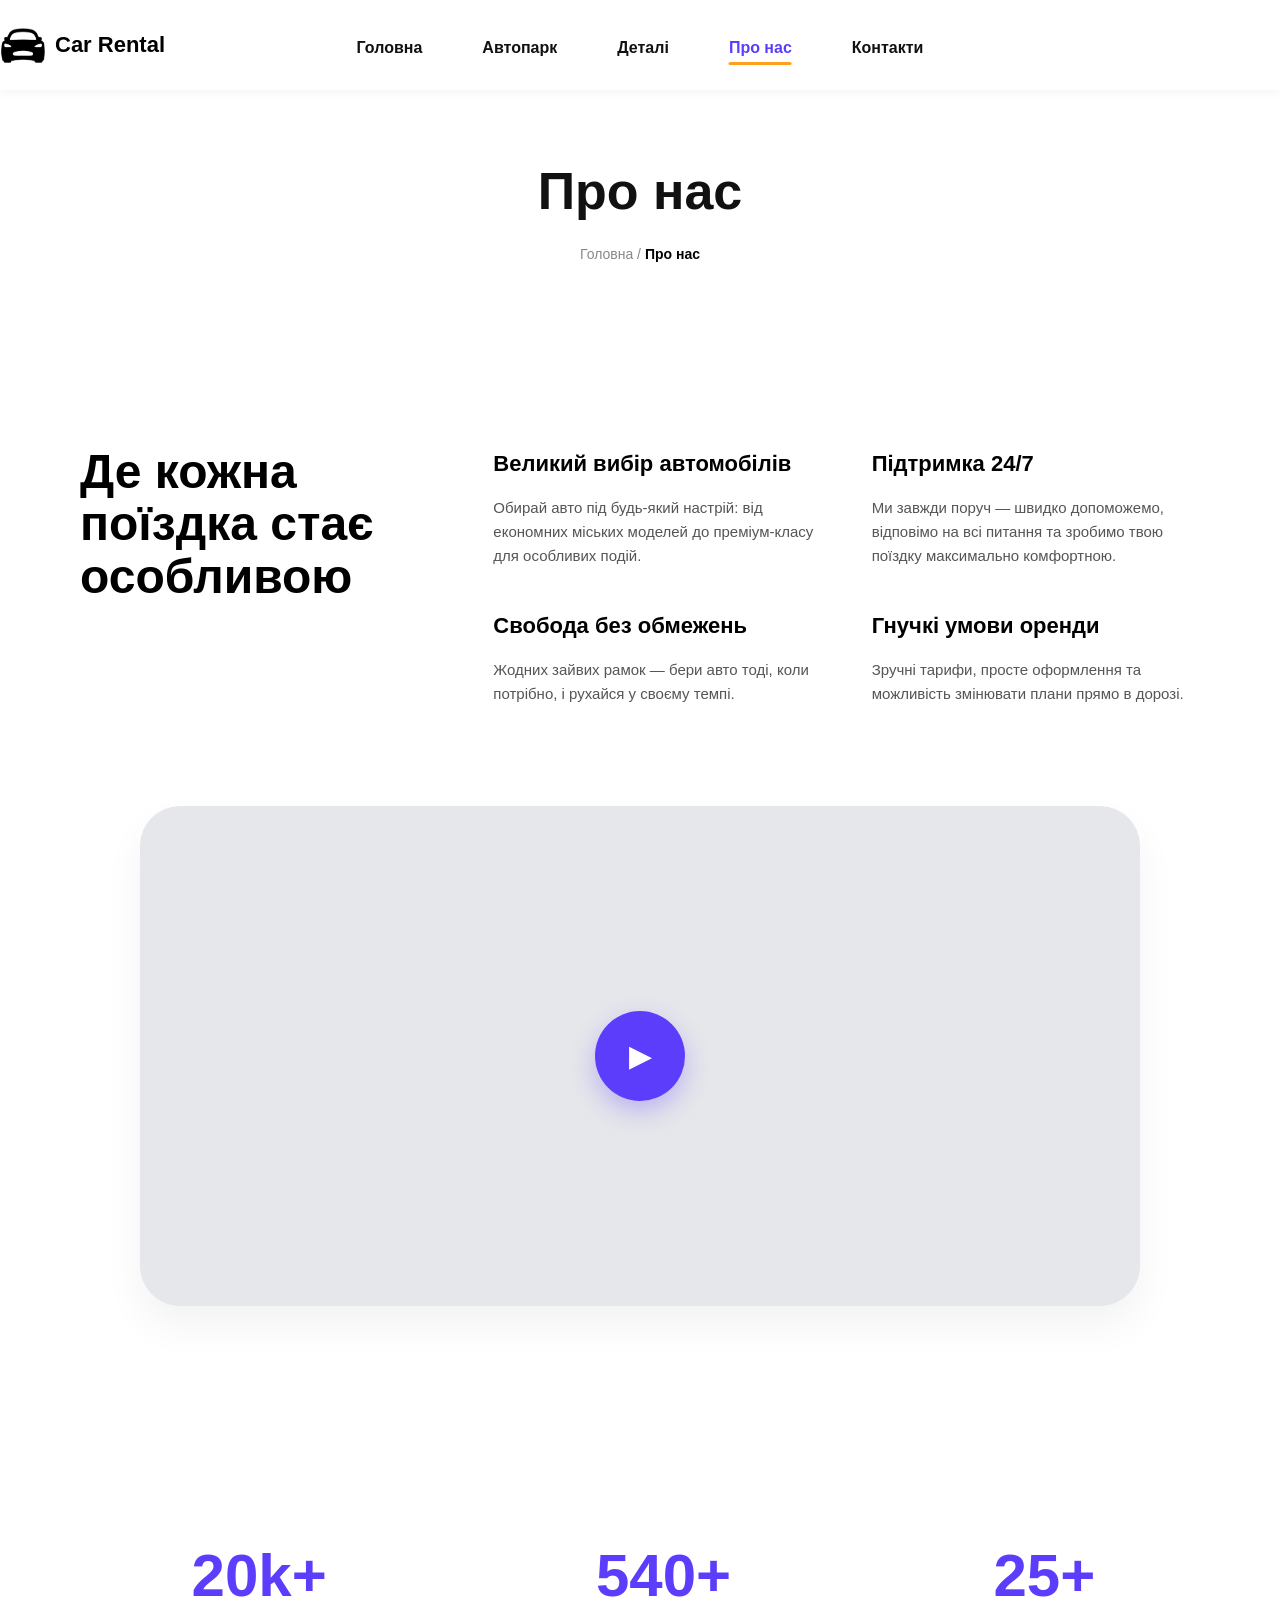
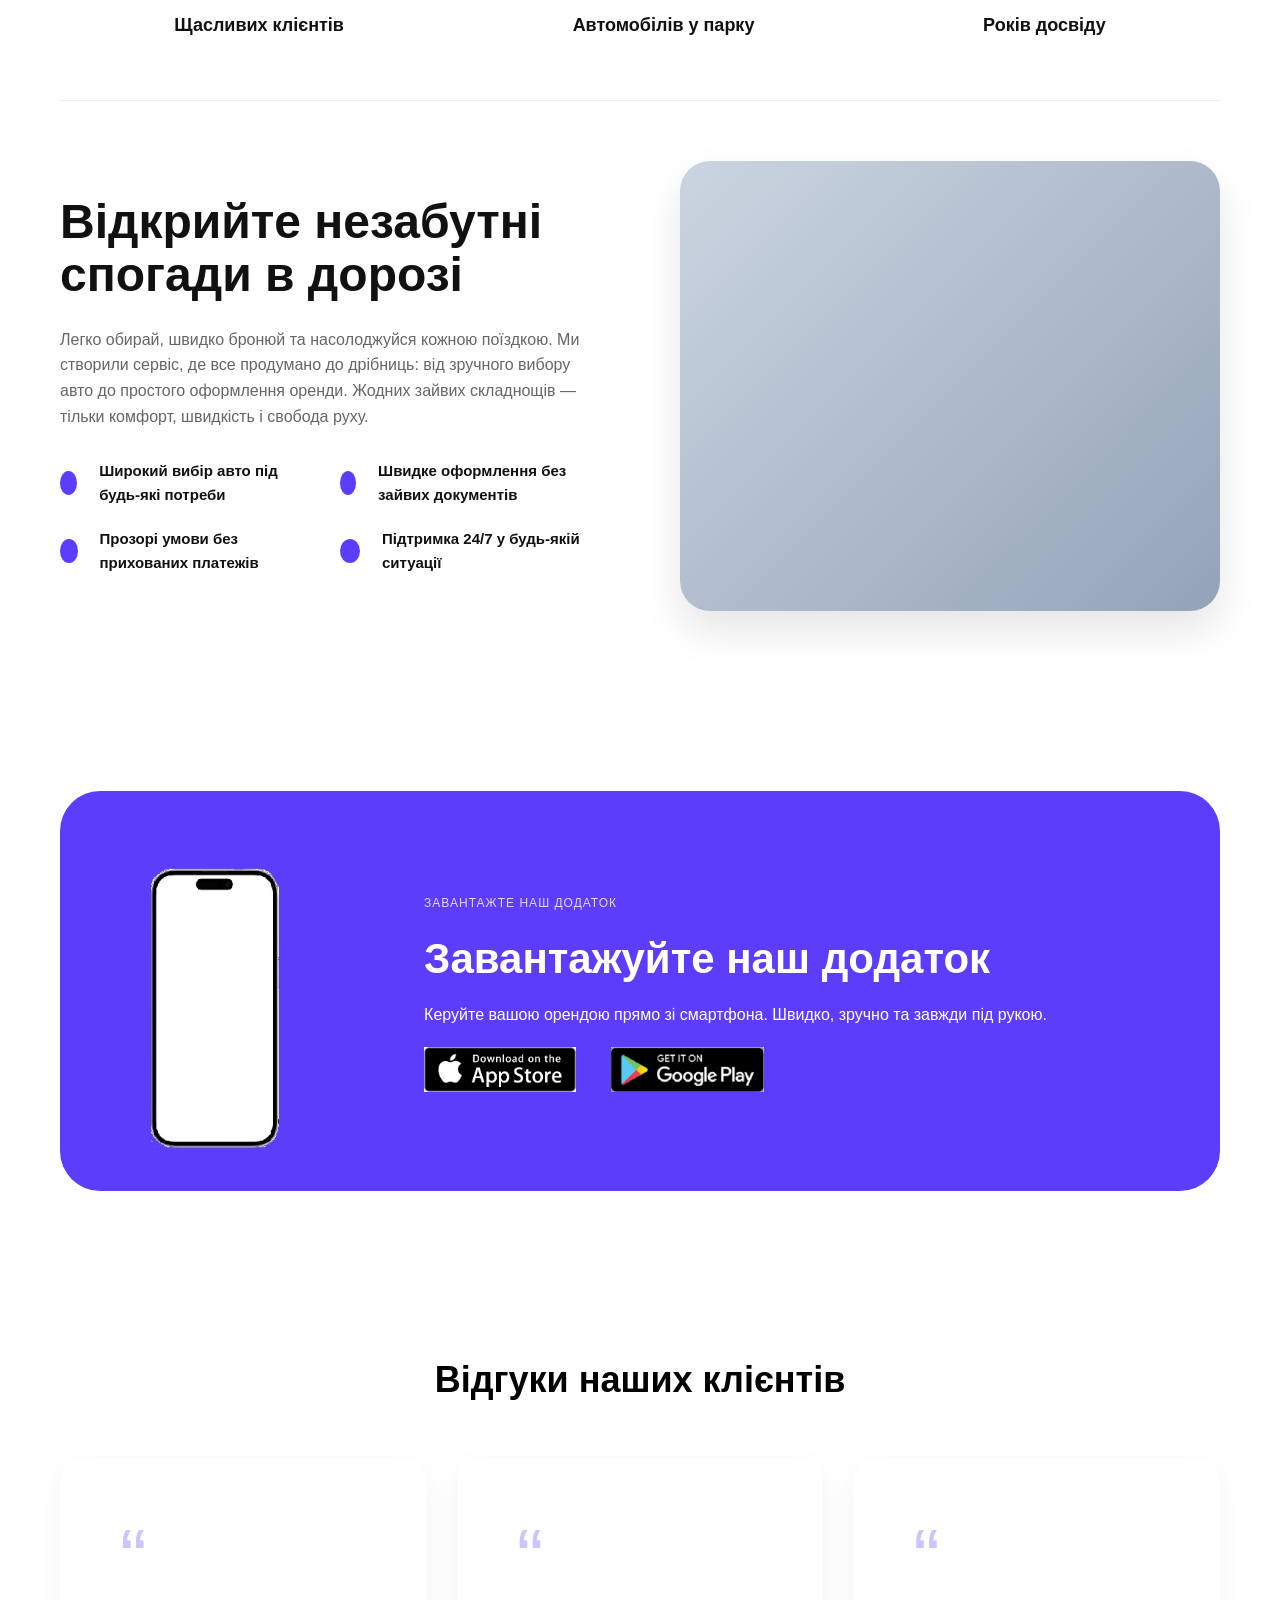
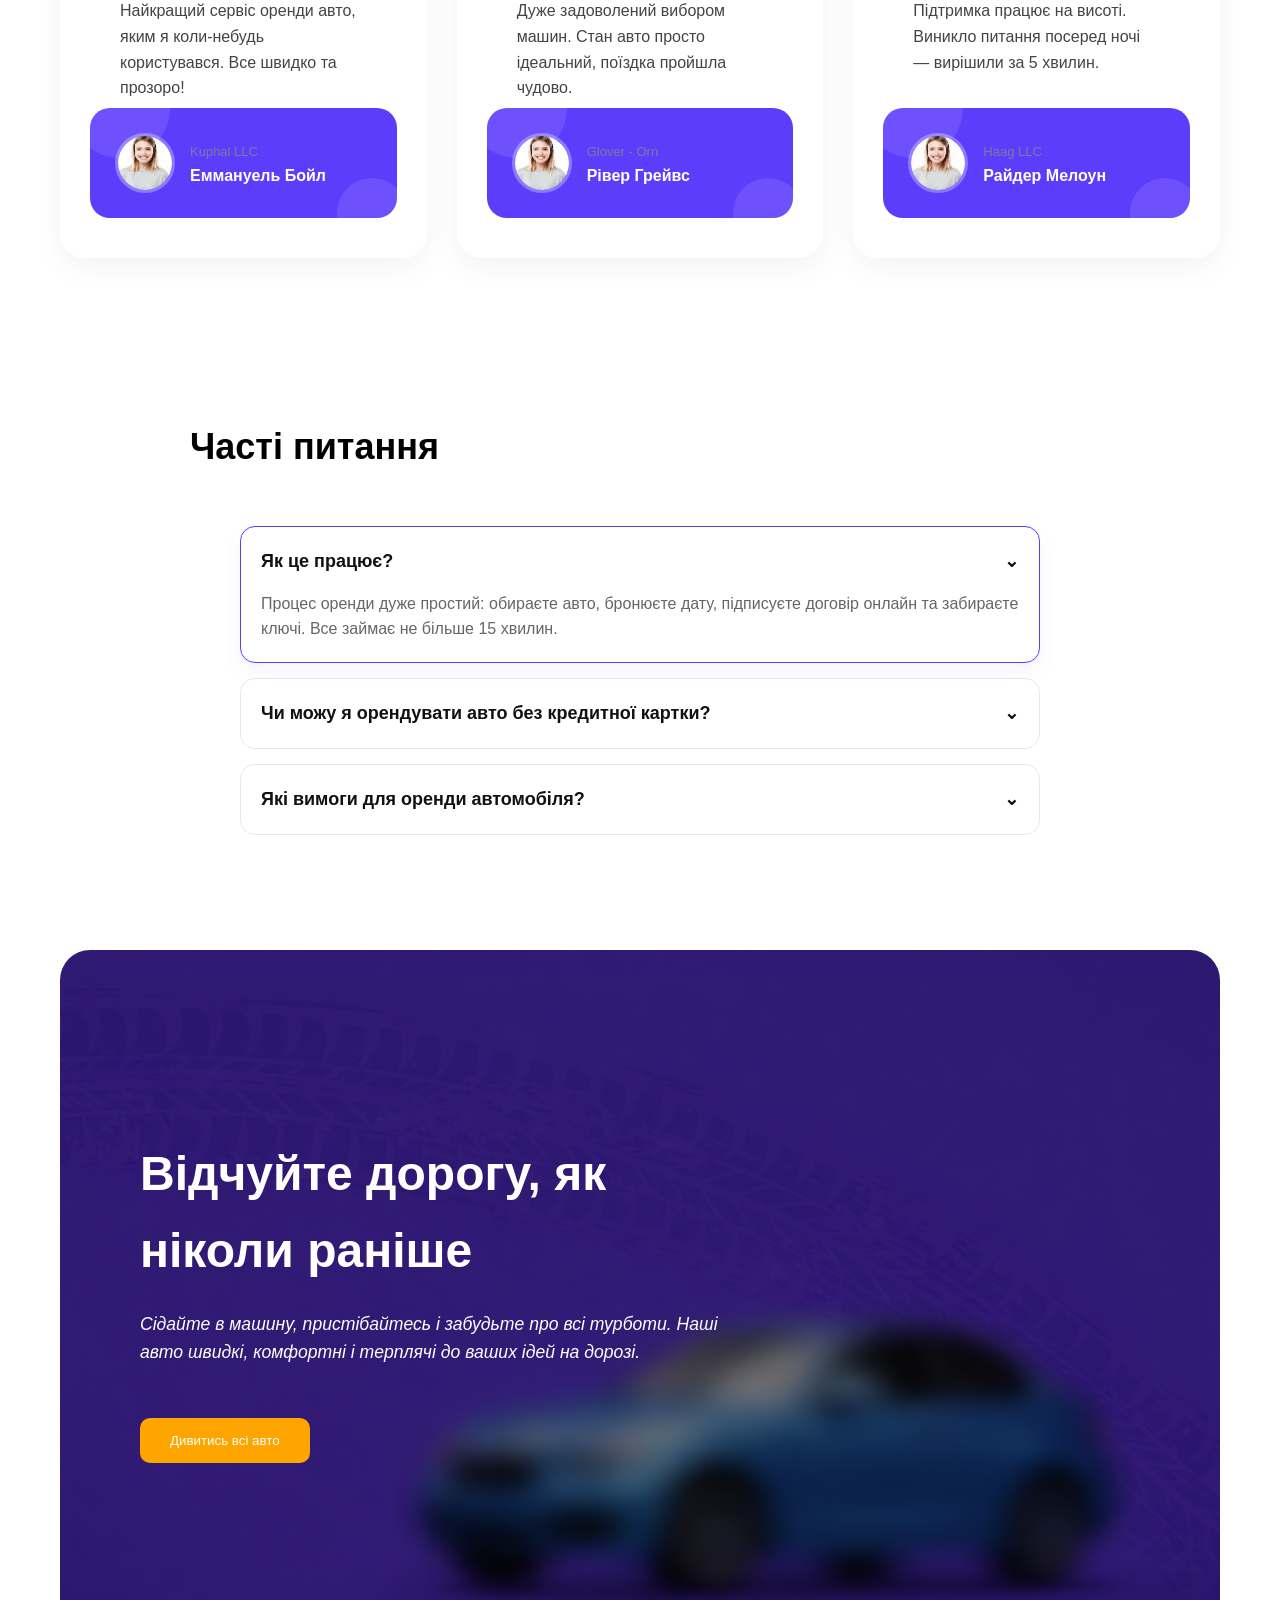
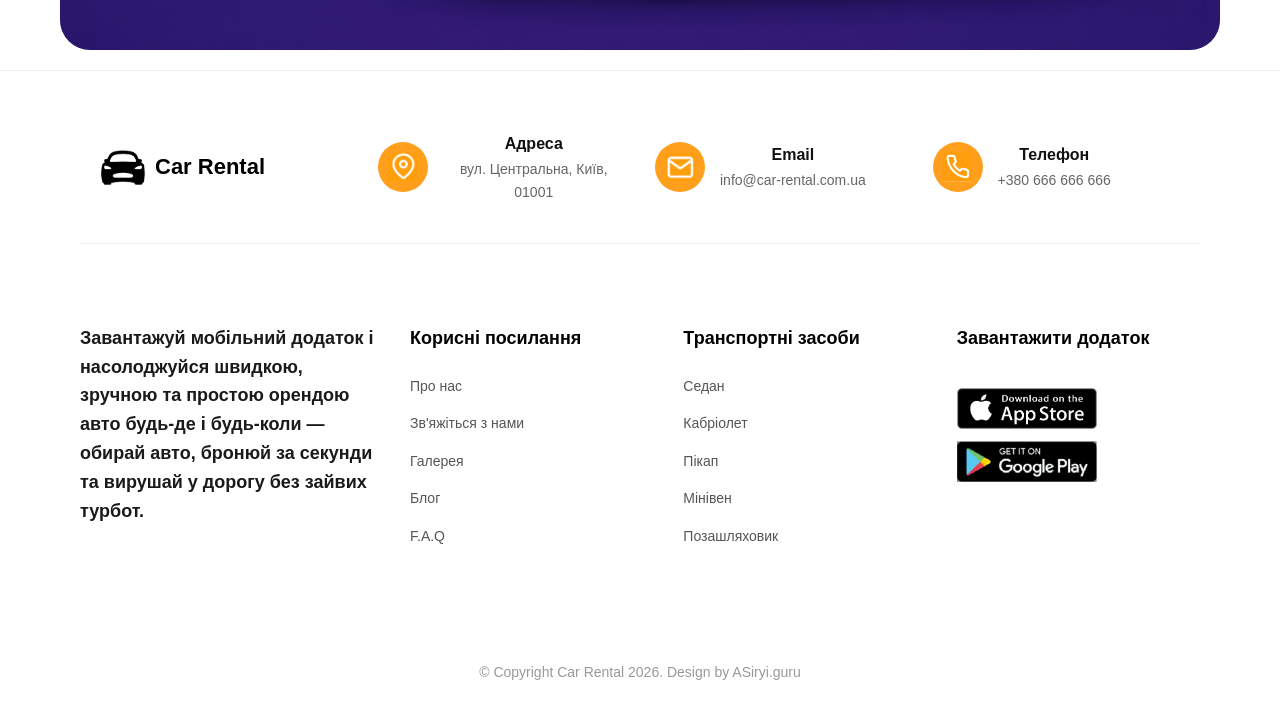
<file: aboutus.html>
<!DOCTYPE html>
<html lang="uk">
<head>
    <meta charset="UTF-8">
    <meta name="viewport" content="width=device-width, initial-scale=1.0">
    <title>Про нас — Car Rental</title>
    <link rel="stylesheet" href="style.css">
</head>
<body>
    <header class="header">
        <div class="logo-area">
            <img src="images/logo-car.png" alt="Car Rental" class="logo-img">
            <span class="logo-text">Car Rental</span>
        </div>

        <nav class="main-nav">
            <a href="index.html">Головна</a>
            <a href="vehicles.html">Автопарк</a>
            <a href="#">Деталі</a>
            <a href="#" class="active">Про нас</a>
            <a href="#contactus">Контакти</a>
        </nav>

        <div class="header-contacts">
            <a href="tel:+380666666666" class="phone-icon-link">
                <div class="phone-icon-circle">
                    <img src="images/OIP.png" alt="тел" class="phone-icon-img">
                </div>
            </a>
            <div class="phone-text">
                <span>Наш номер</span>
                <strong>+380 666 666 666</strong>
            </div>
        </div>
    </header>

    <div class="main-wrapper">
        <section class="about-hero">
            <h1>Про нас</h1>
            <p class="breadcrumb">Головна / <span>Про нас</span></p>
        </section>

        <section class="about-content">
            <div class="about-grid">
                <div class="about-title">
                    <h2>Де кожна поїздка стає особливою</h2>
                </div>
                <div class="about-features">
                    <div class="feature-item">
                        <h3>Великий вибір автомобілів</h3>
                        <p>Обирай авто під будь-який настрій: від економних міських моделей до преміум-класу для особливих подій.</p>
                    </div>
                    <div class="feature-item">
                        <h3>Підтримка 24/7</h3>
                        <p>Ми завжди поруч — швидко допоможемо, відповімо на всі питання та зробимо твою поїздку максимально комфортною.</p>
                    </div>
                    <div class="feature-item">
                        <h3>Свобода без обмежень</h3>
                        <p>Жодних зайвих рамок — бери авто тоді, коли потрібно, і рухайся у своєму темпі.</p>
                    </div>
                    <div class="feature-item">
                        <h3>Гнучкі умови оренди</h3>
                        <p>Зручні тарифи, просте оформлення та можливість змінювати плани прямо в дорозі.</p>
                    </div>
                </div>
            </div>

            <div class="video-section-container">
                <div class="video-container">
                    <div class="video-placeholder">
                        <button class="play-button">▶</button>
                    </div>
                </div>
            </div>
        </section>
		<section class="about-stats">
            <div class="stat-item">
                <span class="stat-number">20k+</span>
                <p>Щасливих клієнтів</p>
            </div>
            <div class="stat-item">
                <span class="stat-number">540+</span>
                <p>Автомобілів у парку</p>
            </div>
            <div class="stat-item">
                <span class="stat-number">25+</span>
                <p>Років досвіду</p>
            </div>
        </section>

        <section class="about-experience">
            <div class="exp-grid">
                <div class="exp-text">
                    <h2>Відкрийте незабутні спогади в дорозі</h2>
                    <p class="exp-description">Легко обирай, швидко бронюй та насолоджуйся кожною поїздкою. Ми створили сервіс, де все продумано до дрібниць: від зручного вибору авто до простого оформлення оренди. Жодних зайвих складнощів — тільки комфорт, швидкість і свобода руху.</p>
                    
                    <div class="exp-checks">
                        <div class="check-item"><span>✓</span> Широкий вибір авто під будь-які потреби</div>
                        <div class="check-item"><span>✓</span> Швидке оформлення без зайвих документів</div>
                        <div class="check-item"><span>✓</span> Прозорі умови без прихованих платежів</div>
                        <div class="check-item"><span>✓</span> Підтримка 24/7 у будь-якій ситуації</div>
                    </div>
                </div>
                <div class="exp-image">
                    <div class="exp-img-placeholder"></div> </div>
            </div>
        </section>
		<section class="app-download-section">
            <div class="app-banner">
                <div class="app-phone-img">
                    <img src="images/dodatok.jpg" alt="Додаток">
                </div>
                <div class="app-content">
                    <span class="app-label">ЗАВАНТАЖТЕ НАШ ДОДАТОК</span>
                    <h2>Завантажуйте наш додаток</h2>
                    <p>Керуйте вашою орендою прямо зі смартфона. Швидко, зручно та завжди під рукою.</p>
                    <div class="app-buttons">
                        <img src="images/app-store.png" alt="App Store">
                        <img src="images/google-play.png" alt="Google Play">
                    </div>
                </div>
            </div>
        </section>

<section class="reviews-section">
    <h2 class="section-title">Відгуки наших клієнтів</h2>
    <div class="reviews-grid">
        <div class="review-card">
            <div class="quote-icon">“</div>
            <p class="review-text">Найкращий сервіс оренди авто, яким я коли-небудь користувався. Все швидко та прозоро!</p>
            <div class="review-footer">
                <img src="images/photo_girl.jpg" alt="User" class="user-avatar">
                <div class="user-info">
                    <span class="company-name">Kuphal LLC</span>
                    <strong class="user-name">Еммануель Бойл</strong>
                </div>
            </div>
        </div>
        <div class="review-card">
            <div class="quote-icon">“</div>
            <p class="review-text">Дуже задоволений вибором машин. Стан авто просто ідеальний, поїздка пройшла чудово.</p>
            <div class="review-footer">
                <img src="images/photo_girl.jpg" alt="User" class="user-avatar">
                <div class="user-info">
                    <span class="company-name">Glover - Orn</span>
                    <strong class="user-name">Рівер Грейвс</strong>
                </div>
            </div>
        </div>
        <div class="review-card">
            <div class="quote-icon">“</div>
            <p class="review-text">Підтримка працює на висоті. Виникло питання посеред ночі — вирішили за 5 хвилин.</p>
            <div class="review-footer">
                <img src="images/photo_girl.jpg" alt="User" class="user-avatar">
                <div class="user-info">
                    <span class="company-name">Haag LLC</span>
                    <strong class="user-name">Райдер Мелоун</strong>
                </div>
            </div>
        </div>
    </div>
</section>
<section class="faq-section">
    <h2 class="section-title">Часті питання</h2>
    
    <div class="faq-container">
        <details open>
            <summary>Як це працює? <span class="arrow">⌄</span></summary>
            <p>Процес оренди дуже простий: обираєте авто, бронюєте дату, підписуєте договір онлайн та забираєте ключі. Все займає не більше 15 хвилин.</p>
        </details>

        <details>
            <summary>Чи можу я орендувати авто без кредитної картки? <span class="arrow">⌄</span></summary>
            <p>Так, ми приймаємо дебетові картки та готівку в деяких офісах за умови внесення страхової застави.</p>
        </details>

        <details>
            <summary>Які вимоги для оренди автомобіля? <span class="arrow">⌄</span></summary>
            <p>Вам має бути від 21 року, стаж водіння — не менше 2 років. Потрібно мати паспорт та діюче посвідчення водія.</p>
        </details>
    </div>
</section>
<section class="hero">

  <div class="hero-text">

    <h1>Відчуйте дорогу, як ніколи раніше</h1>

    <h3 class="fun-text">

      Сідайте в машину, пристібайтесь і забудьте про всі турботи. Наші авто швидкі, комфортні і терплячі до ваших ідей на дорозі.

    </h3><br><br>

    <button class="btn-orange">Дивитись всі авто</button>

  </div>
    </div>
<footer class="footer">
    <div class="container">
<div class="footer-contacts">
        <div class="logo-area">
            <img src="images/logo-car.png" alt="Car Rental" class="logo-img">
            <span class="logo-text">Car Rental</span>
        </div>

    <div class="contact-item">
        <div class="icon-circle">
            <img src="images/icon-map.png" alt="Address">
        </div>
        <div class="contact-info">
            <strong class="contact-label">Адреса</strong>
            <p class="contact-value">вул. Центральна, Київ, 01001</p>
        </div>
    </div>

    <div class="contact-item">
        <div class="icon-circle">
            <img src="images/icon-mail.png" alt="Email">
        </div>
        <div class="contact-info">
            <strong class="contact-label">Email</strong>
            <p class="contact-value">info@car-rental.com.ua</p>
        </div>
    </div>

    <div class="contact-item">
        <div class="icon-circle">
            <img src="images/icon-phone.png" alt="Phone">
        </div>
        <div class="contact-info">
            <strong class="contact-label">Телефон</strong>
            <p class="contact-value">+380 666 666 666</p>
        </div>
    </div>
</div>
<div class="footer-main">
    <div class="footer-column footer-description">
        <h3>Завантажуй мобільний додаток і насолоджуйся швидкою, зручною та простою орендою авто будь-де і будь-коли — обирай авто, бронюй за секунди та вирушай у дорогу без зайвих турбот.</h3>
  
    </div>

    <div class="footer-column">
        <h3>Корисні посилання</h3>
        <ul>
            <li><a href="#">Про нас</a></li>
            <li><a href="#">Зв'яжіться з нами</a></li>
            <li><a href="#">Галерея</a></li>
            <li><a href="#">Блог</a></li>
            <li><a href="#">F.A.Q</a></li>
        </ul>
    </div>

    <div class="footer-column">
        <h3>Транспортні засоби</h3>
        <ul>
            <li><a href="#">Седан</a></li>
            <li><a href="#">Кабріолет</a></li>
            <li><a href="#">Пікап</a></li>
            <li><a href="#">Мінівен</a></li>
            <li><a href="#">Позашляховик</a></li>
        </ul>
    </div>

    <div class="footer-column">
        <h3>Завантажити додаток</h3>
        <div class="footer-app-links">
            <a href="https://apps.apple.com/us/app/apple-store/id375380948"><img src="images/app-store.png" alt="App Store"></a>
            <a href="https://play.google.com/store/games?hl=uk"><img src="images/google-play.png" alt="Google Play"></a>
        </div>
    </div>
</div>
<div class="footer-bottom">
    <div class="container">
        <p>© Copyright Car Rental 2026. Design by ASiryi.guru</p>
    </div>
</div>
</body>
</html>
    </div>
</body>
</html>
</file>
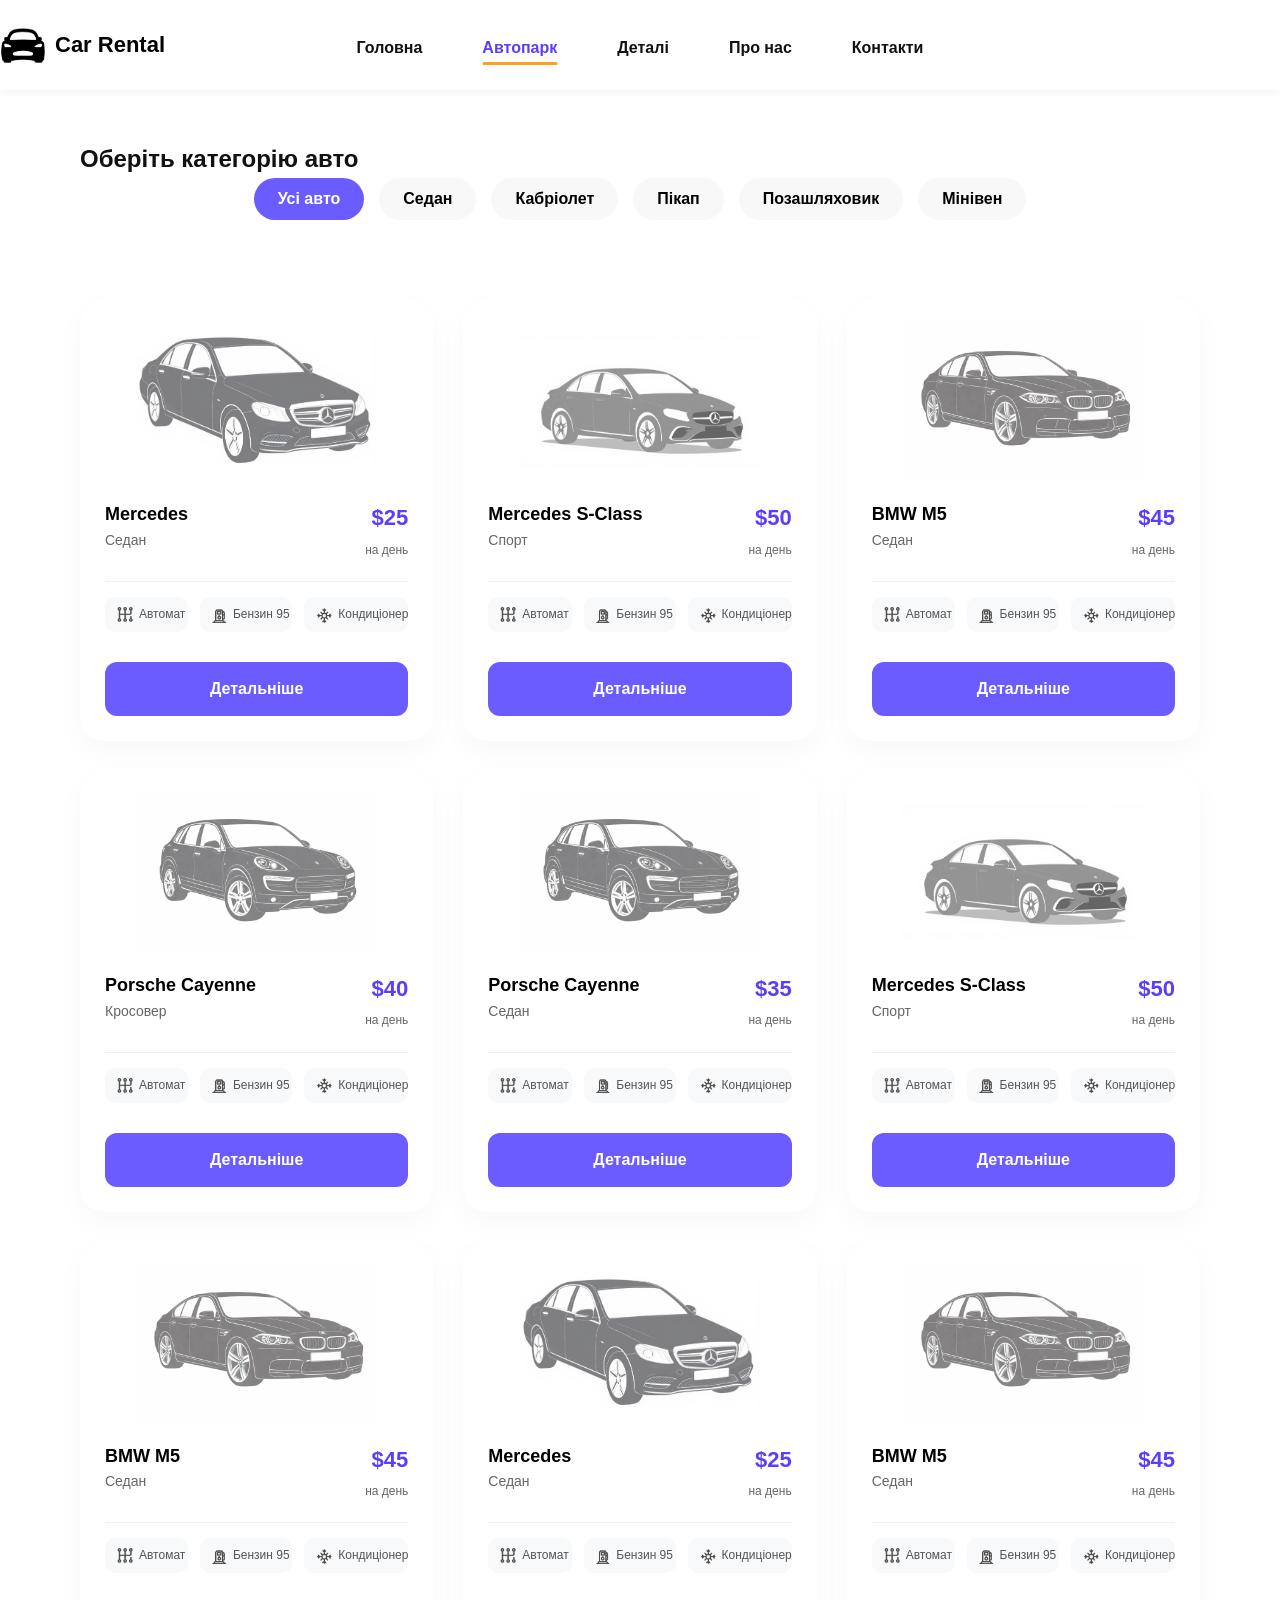
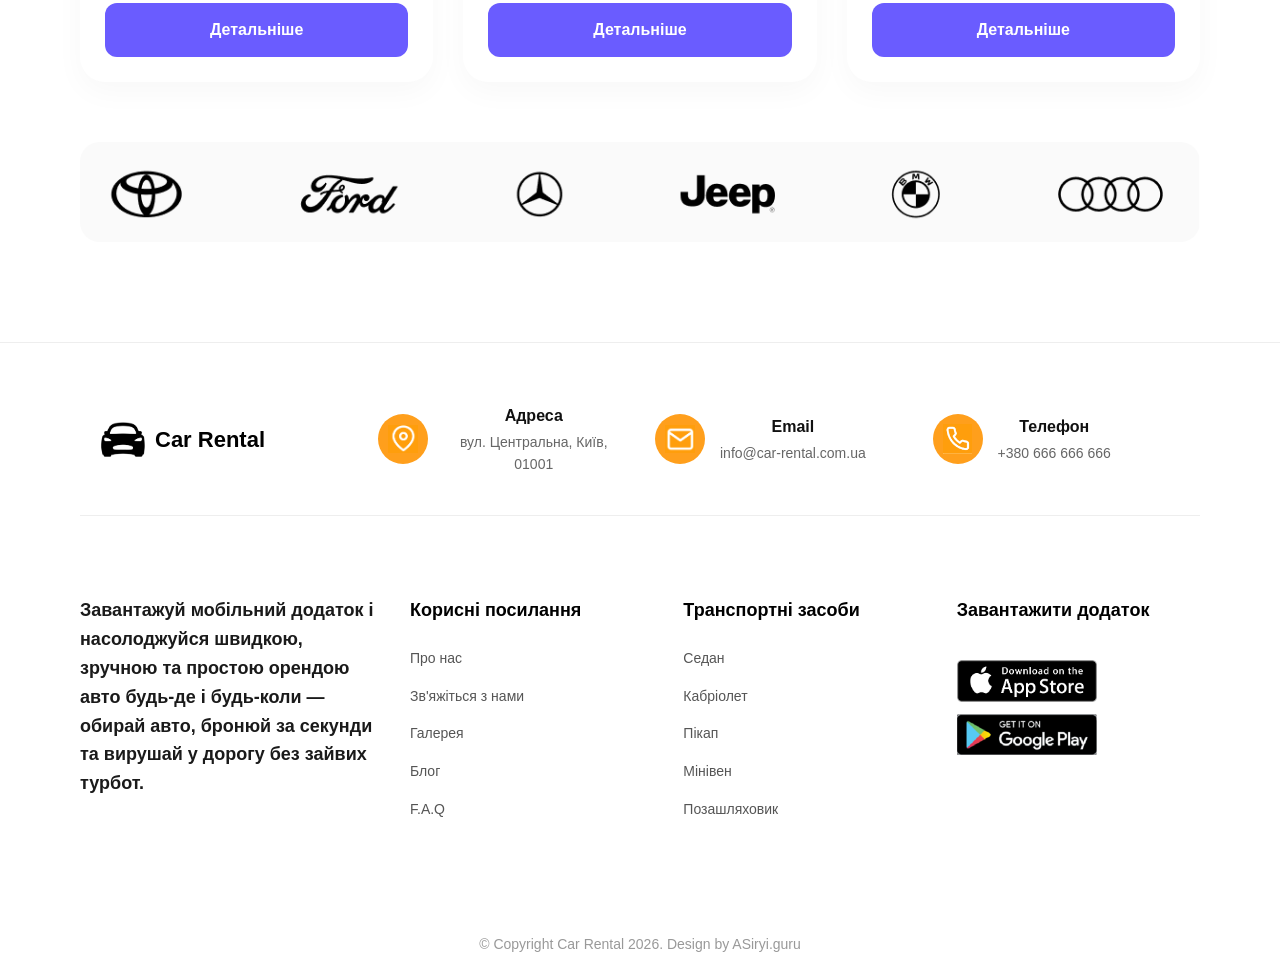
<file: vehicles.html>
<!DOCTYPE html>
<html lang="uk">
<head>
    <meta charset="UTF-8">
    <meta name="viewport" content="width=device-width, initial-scale=1.0">
    <title>Автопарк — Car Rental</title>
    <link rel="stylesheet" href="style.css">
</head>
<body>

    <header class="header">
        <div class="logo-area">
            <img src="images/logo-car.png" alt="Car Rental" class="logo-img">
            <span class="logo-text">Car Rental</span>
        </div>

        <nav class="main-nav">
            <a href="index.html">Головна</a>
            <a href="vehicles.html" class="active">Автопарк</a>
            <a href="#">Деталі</a>
            <a href="aboutus.html">Про нас</a>
            <a href="contactus">Контакти</a>
        </nav>

        <div class="header-contacts">
            <a href="tel:+380666666666" class="phone-icon-link">
                <div class="phone-icon-circle">
                    <img src="images/OIP.png" alt="тел" class="phone-icon-img">
                </div>
            </a>
            <div class="phone-text">
                <span>Наш номер</span>
                <strong>+380 666 666 666</strong>
            </div>
        </div>
    </header>

    <main class="container" style="margin-top: 50px;">
        
        <section class="vehicles-filter-section">
            <h1 class="select-vehicle-title">Оберіть категорію авто</h1>
            
            <div class="filter-buttons">
                <button class="filter-btn active">Усі авто</button>
                <button class="filter-btn">Седан</button>
                <button class="filter-btn">Кабріолет</button>
                <button class="filter-btn">Пікап</button>
                <button class="filter-btn">Позашляховик</button>
                <button class="filter-btn">Мінівен</button>
            </div>
        </section>

  <section class="car-selection" style="padding: 0; margin-bottom: 100px;">
    <div class="car-grid">
        
        <div class="car-card">
            <div class="car-image"><img src="images/mercedes-sedan.png" alt="Mercedes"></div>
            <div class="car-details">
                <div class="car-title"><h3>Mercedes</h3><p>Седан</p></div>
                <div class="car-price"><strong>$25</strong><span>на день</span></div>
            </div>
            <div class="car-specs">
                <span class="spec-item"><img src="images/icon-automat.png" class="spec-icon"> Автомат</span>
                <span class="spec-item"><img src="images/icon-gas.png" class="spec-icon"> Бензин 95</span>
                <span class="spec-item"><img src="images/icon-air.png" class="spec-icon"> Кондиціонер</span>
            </div>
            <a href="vehicles/Mercedes.html" class="btn-view-details">Детальніше</a>
        </div>

        <div class="car-card">
            <div class="car-image"><img src="images/mercedes-benz_s-class.png" alt="Mercedes S"></div>
            <div class="car-details">
                <div class="car-title"><h3>Mercedes S-Class</h3><p>Спорт</p></div>
                <div class="car-price"><strong>$50</strong><span>на день</span></div>
            </div>
            <div class="car-specs">
                <span class="spec-item"><img src="images/icon-automat.png" class="spec-icon"> Автомат</span>
                <span class="spec-item"><img src="images/icon-gas.png" class="spec-icon"> Бензин 95</span>
                <span class="spec-item"><img src="images/icon-air.png" class="spec-icon"> Кондиціонер</span>
            </div>
            <a href="vehicles/mercedes-benz_s-class.html" class="btn-view-details">Детальніше</a>
        </div>

        <div class="car-card">
            <div class="car-image"><img src="images/bmw-m5.png" alt="BMW"></div>
            <div class="car-details">
                <div class="car-title"><h3>BMW M5</h3><p>Седан</p></div>
                <div class="car-price"><strong>$45</strong><span>на день</span></div>
            </div>
            <div class="car-specs">
                <span class="spec-item"><img src="images/icon-automat.png" class="spec-icon"> Автомат</span>
                <span class="spec-item"><img src="images/icon-gas.png" class="spec-icon"> Бензин 95</span>
                <span class="spec-item"><img src="images/icon-air.png" class="spec-icon"> Кондиціонер</span>
            </div>
				<a href="vehicles/BMW.html" class="btn-view-details">Детальніше</a>
        </div>

        <div class="car-card">
            <div class="car-image"><img src="images/porsche-suv.png" alt="Porsche"></div>
            <div class="car-details">
                <div class="car-title"><h3>Porsche Cayenne</h3><p>Кросовер</p></div>
                <div class="car-price"><strong>$40</strong><span>на день</span></div>
            </div>
            <div class="car-specs">
                <span class="spec-item"><img src="images/icon-automat.png" class="spec-icon"> Автомат</span>
                <span class="spec-item"><img src="images/icon-gas.png" class="spec-icon"> Бензин 95</span>
                <span class="spec-item"><img src="images/icon-air.png" class="spec-icon"> Кондиціонер</span>
            </div>
            <a href="vehicles/porshe.html" class="btn-view-details">Детальніше</a>
        </div>

        <div class="car-card">
            <div class="car-image"><img src="images/porsche-suv.png" alt="Toyota"></div>
            <div class="car-details">
                <div class="car-title"><h3>Porsche Cayenne</h3><p>Седан</p></div>
                <div class="car-price"><strong>$35</strong><span>на день</span></div>
            </div>
            <div class="car-specs">
                <span class="spec-item"><img src="images/icon-automat.png" class="spec-icon"> Автомат</span>
                <span class="spec-item"><img src="images/icon-gas.png" class="spec-icon"> Бензин 95</span>
                <span class="spec-item"><img src="images/icon-air.png" class="spec-icon"> Кондиціонер</span>
            </div>
            <a href="vehicles/porshe.html" class="btn-view-details">Детальніше</a>
        </div>

        <div class="car-card">
            <div class="car-image"><img src="images/mercedes-benz_s-class.png" alt="Mercedes S"></div>
            <div class="car-details">
                <div class="car-title"><h3>Mercedes S-Class</h3><p>Спорт</p></div>
                <div class="car-price"><strong>$50</strong><span>на день</span></div>
            </div>
            <div class="car-specs">
                <span class="spec-item"><img src="images/icon-automat.png" class="spec-icon"> Автомат</span>
                <span class="spec-item"><img src="images/icon-gas.png" class="spec-icon"> Бензин 95</span>
                <span class="spec-item"><img src="images/icon-air.png" class="spec-icon"> Кондиціонер</span>
            </div>
            <a href="vehicles/mercedes-benz_s-class.html" class="btn-view-details">Детальніше</a>
        </div>

        <div class="car-card">
            <div class="car-image"><img src="images/bmw-m5.png" alt="Mercedes"></div>
            <div class="car-details">
                <div class="car-title"><h3>BMW M5</h3><p>Седан</p></div>
                <div class="car-price"><strong>$45</strong><span>на день</span></div>
            </div>
            <div class="car-specs">
                <span class="spec-item"><img src="images/icon-automat.png" class="spec-icon"> Автомат</span>
                <span class="spec-item"><img src="images/icon-gas.png" class="spec-icon"> Бензин 95</span>
                <span class="spec-item"><img src="images/icon-air.png" class="spec-icon"> Кондиціонер</span>
            </div>
  <a href="vehicles/BMW.html" class="btn-view-details">Детальніше</a>
        </div>

        <div class="car-card">
            <div class="car-image"><img src="images/mercedes-sedan.png" alt="Toyota"></div>
            <div class="car-details">
              <div class="car-title"><h3>Mercedes</h3><p>Седан</p></div>
                <div class="car-price"><strong>$25</strong><span>на день</span></div>
            </div>
            <div class="car-specs">
                <span class="spec-item"><img src="images/icon-automat.png" class="spec-icon"> Автомат</span>
                <span class="spec-item"><img src="images/icon-gas.png" class="spec-icon"> Бензин 95</span>
                <span class="spec-item"><img src="images/icon-air.png" class="spec-icon"> Кондиціонер</span>
            </div>
            <a href="vehicles/Mercedes.html" class="btn-view-details">Детальніше</a>
        </div>

        <div class="car-card">
            <div class="car-image"><img src="images/bmw-m5.png" alt="Maybach"></div>
            <div class="car-details">
               <div class="car-title"><h3>BMW M5</h3><p>Седан</p></div>
                <div class="car-price"><strong>$45</strong><span>на день</span></div>
            </div>
            <div class="car-specs">
                <span class="spec-item"><img src="images/icon-automat.png" class="spec-icon"> Автомат</span>
                <span class="spec-item"><img src="images/icon-gas.png" class="spec-icon"> Бензин 95</span>
                <span class="spec-item"><img src="images/icon-air.png" class="spec-icon"> Кондиціонер</span>
            </div>
			<a href="vehicles/BMW.html" class="btn-view-details">Детальніше</a>
        </div>
    </div>
	<div class="brands-photo-container">
    <img src="images/brands.png" alt="Бренди" class="brands-full-photo">
</div>
</section>
    </main>

<footer class="footer">
    <div class="container">
<div class="footer-contacts">
        <div class="logo-area">
            <img src="images/logo-car.png" alt="Car Rental" class="logo-img">
            <span class="logo-text">Car Rental</span>
        </div>

    <div class="contact-item">
        <div class="icon-circle">
            <img src="images/icon-map.png" alt="Address">
        </div>
        <div class="contact-info">
            <strong class="contact-label">Адреса</strong>
            <p class="contact-value">вул. Центральна, Київ, 01001</p>
        </div>
    </div>

    <div class="contact-item">
        <div class="icon-circle">
            <img src="images/icon-mail.png" alt="Email">
        </div>
        <div class="contact-info">
            <strong class="contact-label">Email</strong>
            <p class="contact-value">info@car-rental.com.ua</p>
        </div>
    </div>

    <div class="contact-item">
        <div class="icon-circle">
            <img src="images/icon-phone.png" alt="Phone">
        </div>
        <div class="contact-info">
            <strong class="contact-label">Телефон</strong>
            <p class="contact-value">+380 666 666 666</p>
        </div>
    </div>
</div>
<div class="footer-main">
    <div class="footer-column footer-description">
        <h3>Завантажуй мобільний додаток і насолоджуйся швидкою, зручною та простою орендою авто будь-де і будь-коли — обирай авто, бронюй за секунди та вирушай у дорогу без зайвих турбот.</h3>
  
    </div>

    <div class="footer-column">
        <h3>Корисні посилання</h3>
        <ul>
            <li><a href="#">Про нас</a></li>
            <li><a href="#">Зв'яжіться з нами</a></li>
            <li><a href="#">Галерея</a></li>
            <li><a href="#">Блог</a></li>
            <li><a href="#">F.A.Q</a></li>
        </ul>
    </div>

    <div class="footer-column">
        <h3>Транспортні засоби</h3>
        <ul>
            <li><a href="#">Седан</a></li>
            <li><a href="#">Кабріолет</a></li>
            <li><a href="#">Пікап</a></li>
            <li><a href="#">Мінівен</a></li>
            <li><a href="#">Позашляховик</a></li>
        </ul>
    </div>

    <div class="footer-column">
        <h3>Завантажити додаток</h3>
        <div class="footer-app-links">
            <a href="https://apps.apple.com/us/app/apple-store/id375380948"><img src="images/app-store.png" alt="App Store"></a>
            <a href="https://play.google.com/store/games?hl=uk"><img src="images/google-play.png" alt="Google Play"></a>
        </div>
    </div>
</div>
<div class="footer-bottom">
    <div class="container">
        <p>© Copyright Car Rental 2026. Design by ASiryi.guru</p>
    </div>
</div>
</body>
</html>
</file>
<file: style.css>
/* --- Ð—ÐÐ“ÐÐ›Ð¬ÐÐ† Ð¡Ð¢Ð˜Ð›Ð† --- */
* {
  margin: 0; 
  padding: 0; 
  box-sizing: border-box;
  font-family: 'Segoe UI', sans-serif;
}

body { background: #fdfdfd; }

/* --- HEADER --- */

.header {
  display: flex;
  align-items: center;
  background: #fff;
  box-shadow: 0 2px 10px rgba(0,0,0,0.05);
  position: relative;
  height: 90px;
  width: 100%;
  padding: 0; 
}
.header .container {
  display: flex !important;
  justify-content: space-between !important;
  align-items: center !important;
  width: 100% !important;
  max-width: 1200px !important;
  margin: 0 auto !important;
  padding: 0 20px !important;
  position: relative !important;
}

.logo-area {
  display: flex;
  align-items: center;
  gap: 10px;
  z-index: 2;
}

.logo-img {
  width: 45px;
  height: auto;
}

.logo-text {
  font-size: 20px;
  font-weight: bold;
  color: #000;
}


.main-nav {
   position: absolute !important;
  display: flex !important;
  gap: 30px !important;
  position: absolute !important;
  left: 50% !important;
  transform: translateX(-50%) !important;
  z-index: 100 !important;
  margin: 0 !important;
}

.main-nav {
    position: absolute !important;
    left: 50% !important;
    transform: translateX(-50%) !important; /* ÐœÐ°Ð³Ñ–Ñ Ñ–Ð´ÐµÐ°Ð»ÑŒÐ½Ð¾Ð³Ð¾ Ñ†ÐµÐ½Ñ‚Ñ€Ñƒ */
    display: flex !important;
    gap: 30px !important;
    margin: 0 !important;
    z-index: 100;
}

.main-nav a {
    text-decoration: none;
    color: #333;
    font-size: 16px;
    font-weight: 600;
    white-space: nowrap;
    transition: 0.3s;
    padding: 10px 0;
    cursor: pointer !important;
    pointer-events: auto !important;
}


.main-nav a.active::after {
    content: '';
    position: absolute;
    bottom: 0;
    left: 0;
    width: 100%;
    height: 3px;
    background: #ff8c00;
}

.main-nav a:hover {
    color: #ff8c00;
}


.logo-area, .header-phone {
    position: relative;
    z-index: 10; 
    flex-shrink: 0;
}
.main-nav a:hover {
  color: #6a5cff;
}

.header-contacts {
  display: flex !important;
  align-items: center !important;
  gap: 12px !important;
  margin-left: auto !important; 
  z-index: 10;
}

.phone-icon-link {
  text-decoration: none;
  display: block; 
  transition: transform 0.2s ease;
}

.phone-icon-link:hover {
  transform: scale(1.1);
}

.phone-icon-circle {
  width: 45px;
  height: 45px;
  background-color: #6a5cff;
  border-radius: 50%;
  display: flex;
  justify-content: center;
  align-items: center;
}

.phone-icon-img {
  width: 20px;
  height: 20px;
  object-fit: contain;
}

.phone-text {
  display: flex;
  flex-direction: column;
  line-height: 1.2;
}

.phone-text span {
  font-size: 13px;
  color: #666;
}

.phone-text strong {
  font-size: 16px;
  color: #000;
  font-weight: bold;
}

/* --- HERO --- */
.hero {
  max-width: 1600px;
  min-height: 700px;
  background: linear-gradient(rgba(0,0,0,0.5), rgba(0,0,0,0.5)), url('images/hero-bg.png');
  background-size: cover;
  background-position: center;
  border-radius: 30px;
  padding: 80px;
  margin: 20px auto;
  display: flex;
  justify-content: space-between;
  align-items: center;
  color: white;
}

.hero-text { max-width: 600px; }
.hero-text h1 { font-size: 48px; margin-bottom: 20px; }

.fun-text {
  font-style: italic;
  font-weight: 400;
  font-size: 1.1rem;
  line-height: 1.6;
}

.btn-orange { padding: 15px 30px; background: orange; color: white; border: none; border-radius: 10px; cursor: pointer; }

.booking { width: 380px;
 background: white;
 border-radius: 20px;
 padding: 30px;
 color: black;
 box-shadow: 0 10px 30px rgba(0,0,0,0.1); }
.booking select, .booking input { width: 100%; margin: 8px 0; padding: 12px; border-radius: 8px; border: 1px solid #eaeaeb; background: #eaeaeb; color: black; }
#map-wrapper {
    height: 0;
    overflow: hidden;
    transition: 0.4s ease;
    margin-top: 0;
}


#map-wrapper.open {
    height: 200px; 
    margin-top: 15px;
    margin-bottom: 10px;
    border-radius: 12px;
    border: 1px solid #eaeaeb;
}

#map {
    height: 100%;
    width: 100%;
    border-radius: 10px;
}
.btn-submit { width: 100%; background: orange; color: white; border: none; padding: 15px; border-radius: 10px; cursor: pointer; margin-top: 10px; }


.features {
  display: flex;
  justify-content: center;
  gap: 50px;
  padding: 80px 0;
}

.feature-card {
  text-align: center;
  max-width: 300px;
  display: flex;
  flex-direction: column;
  align-items: center;
}

.f-icon {
  width: 80px; 
  height: 80px;
  margin-bottom: 20px;
  object-fit: contain;
}

.feature-card h4 {
  font-size: 20px;
  margin-bottom: 8px;
  color: #000;
}

.feature-card p {
  font-size: 15px;
  color: #000;
  font-style: italic;
  line-height: 1.5;
}


.how-we-works {
  max-width: 1440px;
  margin: 80px auto;
  padding: 0 80px;
}


.how-we-works-container {
  display: flex;
  align-items: center; 
  justify-content: space-between;
  gap: 60px; 
}


.how-image {
  flex: 1; 
}

.how-image img {
  width: 100%;      
  max-width: 600px;
  height: auto;
  border-radius: 25px;
  display: block;
}


.steps-container {
  flex: 1; 
  display: flex;
  flex-direction: column;
  gap: 25px;
}


.step-item {
  display: flex;
  align-items: flex-start;
  position: relative;
}

.step-num {
  width: 38px;
  height: 38px;
  background-color: #6a5cff;
  color: white;
  border-radius: 50%;
  display: flex;
  justify-content: center;
  align-items: center;
  font-weight: bold;
  font-size: 16px;
  flex-shrink: 0;
  z-index: 2;
  margin-right: -15px;
  margin-top: 2px;
}

.step-content {
  background-color: #fff;
  padding: 5px 10px 10px 25px;
  z-index: 1;
}

.step-content h4 {
  font-size: 19px;
  font-weight: bold;
  color: #000;
  margin-bottom: 6px;
}

.step-content p {
  font-size: 14px;
  color: #666;
  line-height: 1.5;
}

.step-num {
  width: 38px;  
  height: 38px;
  background-color: #6a5cff;
  color: white;
  border-radius: 50%;
  display: flex;
  justify-content: center;
  align-items: center;
  font-weight: bold;
  font-size: 16px; 
  flex-shrink: 0;
  z-index: 2;
  margin-right: -15px; 
  margin-top: 2px;
}

.step-content {
  background-color: #fff;
  padding: 5px 10px 10px 25px; 
  z-index: 1;
}

.step-content h4 {
  font-size: 19px; 
  font-weight: bold;
  color: #000;
  margin-bottom: 6px;
}

.step-content p {
  font-size: 14px; 
  color: #666;
  line-height: 1.5;
}

/* --- CARS GRID --- */
.grid { display: flex; flex-wrap: wrap; gap: 20px; justify-content: center; padding: 40px; }
.card { background: white; padding: 20px; border-radius: 25px; width: 230px; text-align: center; box-shadow: 0 5px 15px rgba(0,0,0,0.05); }
.card .img { height: 120px; background: #eee; border-radius: 15px; margin-bottom: 10px; }
.card button { width: 100%; background: #6a5cff; color: white; border: none; padding: 10px; border-radius: 10px; cursor: pointer; }

/* --- FOOTER --- */
.footer { text-align: center; padding: 40px; background: #fff; border-top: 1px solid #eee; }

/* --- Ð¡Ð•ÐšÐ¦Ð†Ð¯ Ð’Ð˜Ð‘ÐžÐ Ð£ ÐÐ’Ð¢ÐžÐœÐžÐ‘Ð†Ð›Ð†Ð’ --- */
.car-selection {
    max-width: 1820px;
    margin: 80px auto;
    padding: 0 80px;
}

/* Ð—ÐÐ“ÐžÐ›ÐžÐ’ÐžÐš */
.car-header {
    display: flex;
    justify-content: space-between;
    align-items: center;
    margin-bottom: 40px;
}

.car-header h2 {
    font-size: 32px;
    font-weight: bold;
    color: #000000;
}

.view-all {
    text-decoration: none;
    color: #000000;
    font-size: 16px;
    font-weight: bold;
    transition: color 0.3s ease;
}

.view-all:hover {
    color: #6a5cff;
}


.car-grid {
    display: grid;
    grid-template-columns: repeat(3, 1fr); 
    gap: 30px; 
}


.car-card {
    background-color: #ffffff;
    border-radius: 20px;
    padding: 30px;
    display: flex;
    flex-direction: column;
    box-shadow: 0 5px 15px rgba(0, 0, 0, 0.05); 
}

.car-image {
    height: 150px; 
    display: flex;
    justify-content: center;
    align-items: center;
    margin-bottom: 25px;
}

.car-image img {
    max-width: 80%;
    height: auto;
    object-fit: contain; 
}


.car-details {
    display: flex;
    justify-content: space-between;
    align-items: flex-start;
    margin-bottom: 20px;
}

.car-title h3 {
    font-size: 20px;
    font-weight: bold;
    color: #000000;
}

.car-title p {
    font-size: 14px;
    color: #666666;
}

.car-price {
    text-align: right;
}

.car-price strong {
    font-size: 24px;
    color: #6a5cff; 
    display: block;
}

.car-price span {
    font-size: 12px;
    color: #666666;
}


.car-specs {
    display: flex;
    justify-content: space-between;
    font-size: 14px;
    color: #666666;
    margin-bottom: 25px;
    border-top: 1px solid #f0f0f0; 
    padding-top: 15px;
}


.btn-view-details {
    text-decoration: none;
    background-color: #6a5cff; 
    color: #ffffff;
    padding: 15px;
    border-radius: 12px;
    font-weight: bold;
    text-align: center;
    transition: background-color 0.3s ease, transform 0.2s ease;
}

.btn-view-details:hover {
    background-color: #5548e6; 
    transform: translateY(-2px); 
}
.car-specs {
    display: flex;         
    flex-direction: row;   
    justify-content: space-between; 
    align-items: center;     
    gap: 12px;               
    margin: 15px 0;
    padding-top: 15px;
    border-top: 1px solid #eee;
}

.spec-item {
    display: flex;         
    align-items: center;
    gap: 6px;               
    font-size: 13px;
    color: #555;
    white-space: nowrap;   
}

.spec-icon {
    width: 20px;           
    height: 20px;
    object-fit: contain;     
}

.container {
    max-width: 1800px;
    margin: 0 auto;
    padding: 0 80px;
}


.facts-section {
    padding: 80px 0;
}

.facts-block {
 
    background: linear-gradient(135deg, #4a3aff 0%, #6a5cff 100%); 
    
    border-radius: 30px;
    padding: 60px 80px;
    position: relative;
    overflow: hidden;
    color: #ffffff;
    text-align: center;
    box-shadow: 0 10px 30px rgba(0,0,0,0.1);
}

.facts-bg {
    position: absolute;
    top: 0;
    left: 0;
    width: 100%;
    height: 100%;

    background-image: url('images/facts-bg-car2.png'); 
    background-size: cover;
    background-position: center;
    

    background-blend-mode: multiply; 
    opacity: 0.4; 
    z-index: 1;
}


.facts-content {
    position: relative;
    z-index: 2;
}

.facts-content {
    position: relative;
    z-index: 2;
}
.facts-content {
    position: relative;
    z-index: 2;
}

.facts-content h2 {
    font-size: 48px;
    font-weight: 700;
    margin-bottom: 20px;
}

.facts-subtitle {
    max-width: 700px;
    margin: 0 auto 50px;
    font-size: 16px;
    line-height: 1.6;
    opacity: 0.8;
}


.facts-grid {
    display: grid;
    grid-template-columns: repeat(4, 1fr);
    gap: 25px;
    margin-top: 30px;
}

.fact-card {
    background-color: #ffffff;
    border-radius: 15px;
    padding: 20px 25px;
    display: flex;
    align-items: center;
    gap: 15px;
    color: #333333;
    text-align: left;
    box-shadow: 0 4px 15px rgba(0,0,0,0.1);
}

.fact-icon-wrap {
    width: 60px;
    height: 60px;
    border-radius: 12px;
    background-color: #ff9f1c; 
    display: flex;
    justify-content: center;
    align-items: center;
}



.fact-icon {
    width: 45px;
    height: 45px;
    object-fit: contain;
}

.fact-data {
    display: flex;
    flex-direction: column;
}

.fact-data strong {
    font-size: 24px;
    font-weight: 700;
    margin-bottom: 2px;
}

.fact-data span {
    font-size: 14px;
    color: #777777;
}


.download-section {
    padding: 80px 0;
    background-color: #ffffff;
}

.download-container {
    display: flex;
    justify-content: space-between;
    align-items: center;
    gap: 50px;
}


.download-text-content {
    flex: 1;
    max-width: 600px;
}

.download-text-content h2 {
    font-size: 48px;
    font-weight: 700;
    margin-bottom: 20px;
    color: #333333;
}

.download-text-content p {
    font-size: 16px;
    line-height: 1.6;
    color: #555555;
    margin-bottom: 40px;
}

.download-buttons {
    display: flex;
    gap: 15px;
}

.store-button img {
    height: 50px; 
    transition: transform 0.2s ease;
}

.store-button img:hover {
    transform: translateY(-3px);
}


.download-phones-mockup {
    flex: 1;
    position: relative;
    height: 500px;
    width: 500px; 
}

.phone-mockup {
    position: absolute;
    width: 250px; 
    object-fit: contain;
}


.phone-front {
    top: 50px;
    left: 50px;
    z-index: 2;
}

.phone-back {
    top: 0;
    left: 150px;
    z-index: 1;
}
.download-app {
    padding: 80px 0;
    background-color: #fff;
}

.app-container {
    max-width: 1200px;
    margin: 0 auto;
    display: flex;
    align-items: center;
    justify-content: space-between;
    padding: 0 20px;
}

.app-info {
    flex: 1;
    max-width: 500px;
}

.app-info h1 {
    font-size: 64px; 
    font-weight: 800;
    line-height: 1.1;
    color: #000;
    margin-bottom: 30px;
    font-family: sans-serif;
}

.app-info p {
    font-size: 16px;
    color: #666;
    line-height: 1.6;
    margin-bottom: 40px;
}

.app-buttons {
    display: flex;
    gap: 20px;
}

.app-buttons img {
    height: 48px;
}

.app-image {
    flex: 1;
    display: flex;
    justify-content: flex-end;
}

.app-image img {
    max-width: 600px;
    height: auto;
}


@media (max-width: 992px) {
    .app-container {
        flex-direction: column;
        text-align: center;
    }
    .app-buttons {
        justify-content: center;
    }
    .app-image {
        margin-top: 50px;
        justify-content: center;
    }
}

.search-section { padding: 60px 0; }
.search-banner {
    background: #6a5cff;
    border-radius: 30px;
    padding: 60px;
    display: flex;
    align-items: center;
    position: relative;
    overflow: hidden;
    color: white;
}
.search-content { flex: 1; z-index: 2; }
.search-content h1 { font-size: 48px; margin-bottom: 20px; line-height: 1.2; }
.search-bar {
    background: white;
    padding: 10px;
    border-radius: 15px;
    display: flex;
    max-width: 400px;
    margin-top: 30px;
}
.search-bar input { border: none; padding: 10px; flex: 1; outline: none; }
.search-btn { background: #ff9f1c; border: none; padding: 10px 25px; color: white; border-radius: 10px; cursor: pointer; font-weight: bold; }

.search-car-bg { flex: 1; text-align: right; opacity: 0.3; }
.search-car-bg img { max-width: 400px; }

.footer { padding: 60px 0 20px; background: #fff; border-top: 1px solid #eee; }
.footer-contacts { display: flex; justify-content: space-between; margin-bottom: 40px; }
.contact-item { display: flex; align-items: center; gap: 15px; }
.contact-item .icon { font-size: 24px; color: #ff9f1c; }

.footer hr { border: 0; border-top: 1px solid #eee; margin-bottom: 40px; }

.footer-main {
    display: grid;

    grid-template-columns: 3fr 1fr 1fr 1fr; 
    gap: 40px;
    align-items: start;
    padding-bottom: 40px;
}
.footer-about p { color: #666; line-height: 1.6; margin-bottom: 20px; }
.footer-links h3, .footer-app h3 { margin-bottom: 20px; font-size: 18px; }
.footer-links ul { list-style: none; padding: 0; }
.footer-links ul li { margin-bottom: 10px; }
.footer-links ul li a { text-decoration: none; color: #666; }

.app-badges img { height: 40px; margin-bottom: 10px; display: block; }
.footer-bottom { text-align: center; margin-top: 60px; color: #999; font-size: 14px; }


.footer-contacts {
    display: flex;
    justify-content: space-between;
    align-items: center; 
    margin-bottom: 40px;
    padding: 0 20px;
}

.contact-item {
    display: flex;
    align-items: center;
    gap: 15px; 
}


.icon-circle {
    width: 50px;     
    height: 50px;
    background-color: #ff9f1c;
    border-radius: 50%; 
    display: flex;
    justify-content: center; 
    align-items: center;
    flex-shrink: 0; 
}


.icon-circle img {
    width: 30px;      
    height: 30px;
    object-fit: contain;
}


.contact-info {
    display: flex;
    flex-direction: column;
}

.contact-label {
    font-size: 16px;
    font-weight: 700;
    margin-bottom: 2px;
}

.contact-value {
    font-size: 14px;
    color: #666;
    margin: 0;
}


.logo-item {
    gap: 10px;
}

.brand-name {
    font-size: 20px;
    font-weight: 800;
}




.footer-main {
    display: grid;
    grid-template-columns: 1.5fr 1fr 1fr 1fr; /* Ð Ð¾Ð·Ð¿Ð¾Ð´Ñ–Ð» ÐºÐ¾Ð»Ð¾Ð½Ð¾Ðº */
    gap: 400px;
    padding-top: 20px;
}

.footer-column h3 {
    font-size: 18px;
    font-weight: 700;
    margin-bottom: 20px;
    color: #000;
}

.footer-column ul {
    list-style: none;
    padding: 0;
    margin: 0;
}

.footer-column ul li {
    margin-bottom: 12px;
}

.footer-column ul li a {
    text-decoration: none;
    color: #555;
    font-size: 14px;
    transition: color 0.3s;
}

.footer-column ul li a:hover {
    color: #ff9f1c; 
}


.social-icons {
    display: flex;
    gap: 15px;
    margin-top: 20px;
}

.social-icons img {
    width: 24px;
    height: 24px;
    transition: transform 0.3s;
}

.social-icons img:hover {
    transform: scale(1.1);
}


.footer-app-links {
    display: flex;
    flex-direction: column;
    gap: 10px;
}

.footer-app-links img {
    width: 140px;
    height: auto;
}

.footer-description {

    max-width: 80%; 
}

.footer-description h3 {
    font-size: 18px;
    line-height: 1.5;
    font-weight: 600;
    color: #1a1a1a;
    text-align: left; 
    

    display: block; 
    margin: 0;
}


.footer-main {
    display: flex !important; 
    flex-wrap: wrap; 
    justify-content: space-between;
    align-items: flex-start;
    gap: 30px;
    padding: 40px 0;
}


.footer-description {
    flex: 0 0 40% !important; 
    min-width: 300px; 
}

.footer-description h3 {
    font-size: 18px !important;
    line-height: 1.6 !important;
    font-weight: 600 !important;
    text-align: left !important;
    display: block !important;
    width: 100% !important; 
    margin: 0;
}

/* Ð¡Ñ‚Ð¸Ð»Ñ– Ð´Ð»Ñ Ñ–Ð½ÑˆÐ¸Ñ… ÐºÐ¾Ð»Ð¾Ð½Ð¾Ðº (Ð¿Ð¾ÑÐ¸Ð»Ð°Ð½Ð½Ñ) */
.footer-column:not(.footer-description) {
    flex: 1; 
    min-width: 150px;
}
.main-nav a {
    position: relative;
    text-decoration: none;
    padding-bottom: 5px;
}

.main-nav a.active {
    color: #000; 
    font-weight: 700;
}

.main-nav a.active::after {
    content: "";
    position: absolute;
    left: 0;
    bottom: 0;
    width: 100%;
    height: 3px;
    background-color: #ff9f1c; 
    border-radius: 2px;
}
.vehicle-header {
    padding-top: 80px; 
    padding-bottom: 20px;
    text-align: center;
}

.select-title {
    font-size: 56px; 
    font-weight: 800; 
    color: #000000;
    margin: 0;
    line-height: 1.2;
    font-family: sans-serif; 
}


@media (max-width: 768px) {
    .select-title {
        font-size: 36px;
    }
}
.vehicle-selection {
    padding: 80px 0 40px;
    text-align: center;
}

.section-title {
    font-size: 48px;
    font-weight: 800;
    color: #000;
    margin-bottom: 40px;
    font-family: sans-serif;
}

.filter-buttons {
    display: flex;
    justify-content: center;
    gap: 15px;
    flex-wrap: wrap; 
}

.filter-btn {
    display: flex;
    align-items: center;
    gap: 10px;
    padding: 12px 24px;
    border: none;
    border-radius: 50px; 
    background-color: #f8f8f8; 
    color: #000;
    font-size: 16px;
    font-weight: 600;
    cursor: pointer;
    transition: all 0.3s ease;
}

.filter-btn img {
    width: 24px;
    height: auto;
}


.filter-btn.active {
    background-color: #6a5cff;
    color: #fff;
}

.filter-btn:not(.active):hover {
    background-color: #eeeeee;
}

.car-card {
    padding: 25px; 
    display: flex;
    flex-direction: column; 
}

.car-specs {
    display: flex;
    justify-content: space-between; 
    align-items: center; 
    padding: 15px 0;
    margin-top: auto; 
    border-top: 1px solid #f0f0f0; 
    margin-bottom: 15px; 
}


.spec-item {
    display: flex;
    align-items: center;
    gap: 8px; 
    font-size: 13px;
    font-weight: 500;
}


.spec-icon {
    width: 20px; 
    height: 20px;
    display: block; 
}

/* 2. ÐšÐ½Ð¾Ð¿ÐºÐ° "Ð”ÐµÑ‚Ð°Ð»ÑŒÐ½Ñ–ÑˆÐµ" (btn-view-details) */
.btn-view-details {
    display: block; 
    width: 100%;
    background-color: #6a5cff; 
    color: #fff;
    text-align: center;
    padding: 14px 0;
    border-radius: 12px;
    text-decoration: none;
    font-weight: 600;
    transition: background-color 0.3s;
}

.btn-view-details:hover {
    background-color: #5548d9; 
}

.footer-contacts {
    display: grid !important;
    grid-template-columns: repeat(4, 1fr) !important; 
    gap: 30px;
    padding-bottom: 40px;
    border-bottom: 1px solid #eee;
    margin-bottom: 40px;
}


.footer-main {
    display: grid !important;
    grid-template-columns: repeat(4, 1fr) !important; 
    gap: 30px;
    align-items: start;
}


.footer-column, .contact-item, .logo-area {
    width: 100%;
}


.footer-column h3, .footer-column ul {
    text-align: left !important;
    padding: 0;
    margin-left: 0;
}

.footer-column ul {
    list-style: none;
}

.footer-main .footer-column:last-child {
    display: flex !important;
    flex-direction: column !important; 
    align-items: flex-start !important; 
    text-align: left !important;
}


.footer-app-links {
    display: flex !important;
    flex-direction: column !important; 
    align-items: flex-start !important; 
    gap: 12px; 
    margin-top: 15px; 
    padding: 0 !important;
}


.footer-app-links img {
    width: 140px; 
    display: block !important;
    margin-left: 0 !important; 
}


.brands-photo-container {
    width: 100%;
    display: flex;
    justify-content: center; 
    margin: 60px 0;        
    overflow: hidden;       
}

/* Ð¡Ð°Ð¼Ð° Ñ„Ð¾Ñ‚Ð¾Ð³Ñ€Ð°Ñ„Ñ–Ñ */
.brands-full-photo {
    width: 1700px;          
    height: 100px;         
    object-fit: cover;      
    display: block;
    border-radius: 20px;    
}


.main-nav {
    display: flex !important;
    flex-wrap: nowrap !important; 
    align-items: center !important;
}
/* --- Ð¡Ð¢Ð˜Ð›Ð† Ð”Ð›Ð¯ Ð¡Ð•ÐšÐ¦Ð†Ð‡ ABOUT US --- */
.about-hero {
    text-align: center;
    padding: 60px 0;
}

.about-hero h1 {
    font-size: 48px;
    font-weight: 800;
    margin-bottom: 10px;
}

.breadcrumb {
    color: #888;
    font-size: 14px;
}

.breadcrumb span {
    color: #000;
    font-weight: 600;
}

/* --- FINAL MOBILE OVERRIDES (car selection block, keep at file end) --- */
@media (max-width: 768px) {
    .car-selection {
        margin: 28px auto !important;
        padding-left: 12px !important;
        padding-right: 12px !important;
    }

    .car-header {
        flex-direction: column;
        align-items: flex-start;
        gap: 8px;
        margin-bottom: 16px;
    }

    .car-header h2 {
        font-size: 24px !important;
        line-height: 1.25;
    }

    .view-all {
        font-size: 14px;
    }

    .car-grid {
        display: grid !important;
        grid-template-columns: 1fr !important;
        gap: 12px !important;
    }

    .car-card {
        width: 100% !important;
        border-radius: 16px;
        padding: 14px !important;
    }

    .car-image {
        height: auto;
        margin-bottom: 12px;
    }

    .car-image img {
        max-width: 100%;
    }

    .car-title h3 {
        font-size: 18px;
    }

    .car-title p,
    .car-price span {
        font-size: 14px;
    }

    .car-price strong {
        font-size: 22px;
    }

    .car-specs {
        display: grid !important;
        grid-template-columns: 1fr !important;
        gap: 8px !important;
        margin: 12px 0 !important;
    }

    .spec-item {
        white-space: normal !important;
        font-size: 14px;
    }

    .btn-view-details {
        font-size: 14px;
        padding: 12px;
        border-radius: 10px;
    }
}

@media (max-width: 375px) {
    .car-header h2 {
        font-size: 22px !important;
    }

    .car-card {
        padding: 12px !important;
    }
}

/* --- MOBILE RESCUE FIX (iPhone 15 and similar) --- */
.benefits-image .blurred-bg-card {
    width: 100%;
    height: 100%;
    min-height: 320px;
    border-radius: 30px;
    background: url('images/how-it-works.png') center center / cover no-repeat;
}

@media (max-width: 768px) {
    html,
    body {
        width: 100%;
        overflow-x: hidden !important;
    }

    .main-wrapper,
    .container,
    .car-selection,
    .car-grid,
    .car-card,
    .details-container,
    .details-left,
    .details-right {
        max-width: 100% !important;
    }

    .details-container {
        display: flex !important;
        flex-direction: column !important;
        gap: 14px !important;
    }

    .details-right,
    .details-left {
        flex: 1 1 auto !important;
        width: 100% !important;
    }

    .spec-grid {
        grid-template-columns: 1fr 1fr !important;
        width: 100% !important;
        max-width: 100% !important;
    }

    .spec-card {
        width: 100% !important;
        height: auto !important;
        min-height: 88px;
    }

    .car-grid {
        display: grid !important;
        grid-template-columns: 1fr !important;
        gap: 12px !important;
    }

    .car-specs {
        display: grid !important;
        grid-template-columns: 1fr !important;
        gap: 8px !important;
    }

    .benefits-image,
    .benefits-image .blurred-bg-card {
        min-height: 240px !important;
        height: auto;
    }
}

@media (max-width: 430px) {
    .main-wrapper,
    .container,
    .car-selection {
        padding-left: 10px !important;
        padding-right: 10px !important;
    }

    .spec-grid {
        grid-template-columns: 1fr !important;
    }

    .car-header h2 {
        font-size: 21px !important;
    }
}

/* --- INDEX MOBILE EMERGENCY FIX --- */
@media (max-width: 768px) {
    body {
        min-width: 0 !important;
    }

    .container,
    .main-wrapper {
        max-width: 100% !important;
        width: 100% !important;
        padding-left: 12px !important;
        padding-right: 12px !important;
        margin-left: auto !important;
        margin-right: auto !important;
    }

    .hero {
        display: flex !important;
        flex-direction: column !important;
        align-items: stretch !important;
        min-height: auto !important;
        padding: 18px !important;
        margin: 10px 12px !important;
        border-radius: 16px !important;
        gap: 14px !important;
    }

    .hero-text {
        max-width: 100% !important;
    }

    .hero-text h1 {
        font-size: 34px !important;
        line-height: 1.15 !important;
        margin-bottom: 10px !important;
    }

    .fun-text {
        font-size: 15px !important;
        line-height: 1.45 !important;
    }

    .booking {
        width: 100% !important;
        max-width: 100% !important;
        margin: 0 !important;
        padding: 14px !important;
        border-radius: 14px !important;
    }

    .booking h3 {
        font-size: 18px !important;
        margin-bottom: 10px !important;
    }

    .booking select,
    .booking input,
    .btn-submit {
        font-size: 14px !important;
    }

    .features {
        display: grid !important;
        grid-template-columns: 1fr !important;
        gap: 16px !important;
        padding: 24px 12px !important;
    }

    .feature-card {
        max-width: 100% !important;
    }

    .how-we-works {
        margin: 20px auto !important;
        padding: 0 12px !important;
    }

    .how-we-works-container {
        display: grid !important;
        grid-template-columns: 1fr !important;
        gap: 16px !important;
    }

    .step-content h4 {
        font-size: 17px !important;
    }

    .step-content p {
        font-size: 14px !important;
    }

    .car-selection .container {
        padding-left: 0 !important;
        padding-right: 0 !important;
    }

    .car-header h2 {
        font-size: 30px !important;
        line-height: 1.15 !important;
    }

    .car-grid {
        grid-template-columns: 1fr !important;
    }

    .car-card {
        width: 100% !important;
    }

    .facts-section {
        padding: 24px 12px !important;
    }

    .facts-block {
        padding: 20px 14px !important;
        border-radius: 16px !important;
    }

    .facts-content h2 {
        font-size: 30px !important;
        margin-bottom: 10px !important;
    }

    .facts-subtitle {
        font-size: 14px !important;
        line-height: 1.45 !important;
        margin-bottom: 18px !important;
        opacity: 0.95 !important;
    }

    .facts-grid {
        grid-template-columns: 1fr !important;
        gap: 10px !important;
    }

    .fact-card {
        padding: 12px !important;
        border-radius: 12px !important;
    }

    .fact-data strong {
        font-size: 20px !important;
    }

    .fact-data span {
        font-size: 14px !important;
    }

    .download-app {
        padding: 24px 12px !important;
    }

    .app-container {
        display: grid !important;
        grid-template-columns: 1fr !important;
        gap: 16px !important;
        padding: 0 !important;
    }

    .app-info {
        max-width: 100% !important;
    }

    .app-info h1 {
        font-size: 40px !important;
        line-height: 1.1 !important;
        margin-bottom: 12px !important;
    }

    .app-info p {
        font-size: 14px !important;
        line-height: 1.5 !important;
        margin-bottom: 14px !important;
    }

    .app-buttons {
        gap: 10px !important;
        flex-wrap: wrap !important;
    }

    .app-buttons img {
        height: 36px !important;
    }

    .app-image {
        justify-content: center !important;
    }

    .app-image img {
        width: min(100%, 260px) !important;
        max-width: 260px !important;
        height: auto !important;
    }

    .search-section {
        padding: 24px 12px !important;
    }

    .search-banner {
        padding: 18px 14px !important;
        border-radius: 16px !important;
        display: grid !important;
        grid-template-columns: 1fr !important;
        gap: 14px !important;
    }

    .search-content h1 {
        font-size: 30px !important;
        line-height: 1.15 !important;
    }

    .search-content p {
        font-size: 14px !important;
        line-height: 1.45 !important;
    }

    .search-car-bg {
        text-align: center !important;
        opacity: 0.18 !important;
    }

    .search-car-bg img {
        max-width: 260px !important;
    }

    .footer {
        padding: 20px 12px !important;
    }

    .footer-main {
        display: grid !important;
        grid-template-columns: 1fr !important;
        gap: 14px !important;
        padding: 16px 0 !important;
    }

    .footer-description,
    .footer-column {
        min-width: 0 !important;
        max-width: 100% !important;
    }
}

@media (max-width: 430px) {
    .hero-text h1,
    .car-header h2,
    .facts-content h2,
    .app-info h1,
    .search-content h1 {
        font-size: 36px !important;
    }
}

/* --- FINAL MOBILE OVERRIDES (car selection block) --- */
@media (max-width: 768px) {
    .car-selection {
        margin: 28px auto !important;
        padding-left: 12px !important;
        padding-right: 12px !important;
    }

    .car-header {
        flex-direction: column;
        align-items: flex-start;
        gap: 8px;
        margin-bottom: 16px;
    }

    .car-header h2 {
        font-size: 24px !important;
        line-height: 1.25;
    }

    .view-all {
        font-size: 14px;
    }

    .car-grid {
        display: grid !important;
        grid-template-columns: 1fr !important;
        gap: 12px !important;
    }

    .car-card {
        width: 100% !important;
        border-radius: 16px;
        padding: 14px !important;
    }

    .car-image {
        height: auto;
        margin-bottom: 12px;
    }

    .car-image img {
        max-width: 100%;
    }

    .car-title h3 {
        font-size: 18px;
    }

    .car-title p,
    .car-price span {
        font-size: 14px;
    }

    .car-price strong {
        font-size: 22px;
    }

    .car-specs {
        display: grid !important;
        grid-template-columns: 1fr !important;
        gap: 8px !important;
        margin: 12px 0 !important;
    }

    .spec-item {
        white-space: normal !important;
        font-size: 14px;
    }

    .btn-view-details {
        font-size: 14px;
        padding: 12px;
        border-radius: 10px;
    }
}

@media (max-width: 375px) {
    .car-header h2 {
        font-size: 22px !important;
    }

    .car-card {
        padding: 12px !important;
    }
}

/* --- GLOBAL MOBILE RESPONSIVE --- */
@media (max-width: 992px) {
    .main-wrapper,
    .container,
    .car-selection,
    .how-we-works {
        padding-left: 16px !important;
        padding-right: 16px !important;
    }

    .header {
        height: auto;
        flex-wrap: wrap;
        justify-content: center;
        gap: 12px;
        padding: 14px 16px;
    }

    .main-nav {
        position: static !important;
        left: auto !important;
        transform: none !important;
        width: 100%;
        justify-content: center;
        flex-wrap: wrap !important;
        gap: 14px !important;
        order: 3;
    }

    .header-contacts {
        margin-left: 0 !important;
    }

    .hero,
    .search-banner,
    .download-container,
    .how-we-works-container,
    .details-container,
    .booking-container,
    .booking-grid,
    .car-info-wrapper,
    .benefits-grid,
    .app-banner-card,
    .app-banner,
    .exp-grid {
        flex-direction: column !important;
        grid-template-columns: 1fr !important;
        gap: 24px !important;
    }

    .car-grid,
    .blog-grid,
    .reviews-grid,
    .facts-grid,
    .footer-main,
    .footer-contacts,
    .specs-grid {
        grid-template-columns: repeat(2, minmax(0, 1fr)) !important;
        gap: 16px !important;
    }

    .booking-card,
    .booking-form-card,
    .details-right,
    .details-left {
        width: 100%;
        max-width: none;
        flex: 1 1 auto;
    }

    .booking-image-wrap,
    .contact-image-placeholder,
    .video-content,
    .video-container {
        min-height: 280px;
        height: auto;
    }

    .hero-text h1,
    .section-title,
    .page-title,
    .app-info h1,
    .app-info h2,
    .download-text-content h2,
    .facts-content h2,
    .exp-text h2,
    .car-name-big {
        font-size: 34px !important;
        line-height: 1.2;
    }
}

@media (max-width: 768px) {
    .header {
        align-items: flex-start;
    }

    .logo-text {
        font-size: 18px;
    }

    .phone-text {
        display: none;
    }

    .main-nav {
        justify-content: flex-start;
        overflow-x: auto;
        white-space: nowrap;
        padding-bottom: 4px;
    }

    .main-nav a {
        margin: 0;
        font-size: 14px;
    }

    .hero,
    .search-banner,
    .facts-block,
    .app-promo,
    .app-banner-card,
    .app-banner {
        border-radius: 20px;
        padding: 24px !important;
    }

    .car-grid,
    .blog-grid,
    .reviews-grid,
    .facts-grid,
    .footer-main,
    .footer-contacts,
    .spec-grid,
    .specs-grid,
    .about-features,
    .check-list,
    .exp-checks,
    .equipment-list {
        grid-template-columns: 1fr !important;
    }

    .stats-bar,
    .stats-header,
    .about-stats,
    .features {
        flex-direction: column;
        gap: 20px;
        padding: 32px 0;
    }

    .car-details,
    .car-specs {
        flex-direction: column;
        align-items: flex-start;
        gap: 10px;
    }

    .download-phones-mockup,
    .app-image,
    .app-mockup {
        width: 100%;
        height: auto;
        display: flex;
        justify-content: center;
    }

    .download-phones-mockup .phone-mockup,
    .app-image img,
    .app-mockup img {
        position: static;
        width: min(100%, 280px);
        height: auto;
        margin: 0;
    }

    .footer-description {
        min-width: 0;
        flex: 1 1 auto !important;
    }

    .brands-full-photo {
        width: 100%;
        height: auto;
        border-radius: 12px;
    }
}

@media (max-width: 480px) {
    .main-wrapper,
    .container,
    .car-selection,
    .how-we-works {
        padding-left: 12px !important;
        padding-right: 12px !important;
    }

    .hero,
    .search-banner,
    .facts-block,
    .app-promo,
    .app-banner-card,
    .app-banner,
    .booking-card,
    .booking-form-card,
    .faq-item {
        padding: 16px !important;
        border-radius: 16px;
    }

    .hero-text h1,
    .section-title,
    .page-title,
    .app-info h1,
    .app-info h2,
    .download-text-content h2,
    .facts-content h2,
    .exp-text h2,
    .car-name-big,
    .select-title {
        font-size: 28px !important;
    }

    .btn-submit,
    .btn-book,
    .btn-view-details,
    .btn-rent-main,
    .search-btn {
        padding: 14px;
        font-size: 14px;
    }

    .blog-img {
        height: 180px;
    }

    .phone-icon-circle {
        width: 40px;
        height: 40px;
    }
}

/* --- MOBILE POLISH (iPhone 11 / 375px target) --- */
html,
body {
    max-width: 100%;
    overflow-x: hidden;
}

img,
video,
iframe {
    max-width: 100%;
    height: auto;
}

@media (max-width: 768px) {
    body {
        font-size: 14px;
        line-height: 1.5;
    }

    .main-wrapper,
    .container {
        width: 100%;
    }

    .header {
        justify-content: space-between;
        align-items: center;
        padding: 10px 12px !important;
    }

    .logo-img {
        width: 34px;
    }

    .logo-text {
        font-size: 16px;
    }

    .main-nav {
        width: 100%;
        gap: 10px !important;
        margin-top: 8px !important;
    }

    .main-nav a {
        font-size: 14px;
        padding: 6px 0;
    }

    .main-nav a.active::after {
        height: 2px;
    }

    .hero-text h1,
    .section-title,
    .page-title,
    .app-info h1,
    .app-info h2,
    .download-text-content h2,
    .facts-content h2,
    .exp-text h2,
    .car-name-big,
    .about-title h2 {
        font-size: 18px !important;
    }

    p,
    .feature-item p,
    .faq-content,
    .contact-value,
    .review-text,
    .breadcrumb {
        font-size: 14px !important;
    }

    .booking-card,
    .booking-form-card,
    .car-card,
    .review-card,
    .faq-item,
    .fact-card,
    .blog-card,
    .contact-item {
        width: 100%;
    }

    .booking-section,
    .app-promo,
    .faq-section,
    .blog-section,
    .reviews-section,
    .facts-section,
    .about-content,
    .car-details {
        padding-top: 28px !important;
        padding-bottom: 28px !important;
    }

    .footer-contacts {
        display: flex !important;
        flex-direction: column !important;
        gap: 12px !important;
        width: 100%;
        padding: 0 !important;
        margin-bottom: 20px;
    }

    .footer-contacts .contact-item {
        border: 1px solid #ececec;
        border-radius: 14px;
        padding: 12px;
        align-items: center;
    }

    .icon-circle {
        width: 40px;
        height: 40px;
    }

    .icon-circle img {
        width: 20px;
        height: 20px;
    }

    .contact-label {
        font-size: 15px;
    }

    .contact-value {
        font-size: 14px;
        word-break: break-word;
    }
}

@media (max-width: 375px) {
    .main-wrapper,
    .container,
    .car-selection,
    .how-we-works {
        padding-left: 10px !important;
        padding-right: 10px !important;
    }

    .header {
        padding: 8px 10px !important;
    }

    .main-nav a {
        font-size: 13px;
    }

    .btn-submit,
    .btn-book,
    .btn-view-details,
    .btn-rent-main,
    .search-btn {
        font-size: 14px;
        padding: 12px;
    }
}

.about-grid {
    display: grid;
    grid-template-columns: 1fr 2fr; /* Ð›Ñ–Ð²Ð° Ñ‡Ð°ÑÑ‚Ð¸Ð½Ð° Ð²ÑƒÐ¶Ñ‡Ð° Ð·Ð° Ð¿Ñ€Ð°Ð²Ñƒ */
    gap: 60px;
    margin-bottom: 60px;
}

.about-title h2 {
    font-size: 36px;
    line-height: 1.2;
    font-weight: 800;
}

.about-features {
    display: grid;
    grid-template-columns: 1fr 1fr; /* Ð”Ð²Ñ– ÐºÐ¾Ð»Ð¾Ð½ÐºÐ¸ Ð¿ÐµÑ€ÐµÐ²Ð°Ð³ */
    gap: 40px;
}

.feature-item h3 {
    font-size: 20px;
    margin-bottom: 15px;
    font-weight: 700;
}

.feature-item p {
    color: #666;
    line-height: 1.6;
    font-size: 14px;
}

/* --- Ð’Ð†Ð”Ð•Ðž ÐŸÐ›Ð•Ð™Ð¡Ð¥ÐžÐ›Ð”Ð•Ð  --- */
.video-container {
    width: 100%;
    height: 450px;
    background: linear-gradient(135deg, #e0e7ff, #f3f4f6); /* Ð¡Ð²Ñ–Ñ‚Ð»Ð¸Ð¹ Ð±Ð»ÑŽÑ€ ÑÐº Ð½Ð° Ñ„Ð¾Ñ‚Ð¾ */
    border-radius: 30px;
    display: flex;
    align-items: center;
    justify-content: center;
    position: relative;
    overflow: hidden;
}

.play-button {
    width: 80px;
    height: 80px;
    background: #5d3dfc;
    color: white;
    border-radius: 50%;
    border: none;
    font-size: 24px;
    cursor: pointer;
    box-shadow: 0 10px 20px rgba(93, 61, 252, 0.3);
    transition: transform 0.3s;
}

.play-button:hover {
    transform: scale(1.1);
}

/* --- ÐžÐÐžÐ’Ð›Ð•ÐÐÐ¯ Ð”Ð›Ð¯ ÐšÐÐ Ð¢ÐžÐš ÐÐ’Ð¢Ðž (image_ea3038.jpg) --- */
.car-card {
    background: #fff;
    border-radius: 25px;
    padding: 25px;
    box-shadow: 0 10px 30px rgba(0,0,0,0.03);
    transition: 0.3s;
}

.car-card:hover {
    box-shadow: 0 15px 40px rgba(0,0,0,0.08);
}


.car-title h3 {
    font-size: 18px;
    font-weight: 700;
}

.car-price strong {
    font-size: 22px;
    color: #5d3dfc;
}

/
.car-specs {
    display: flex;
    gap: 15px;
    margin: 20px 0;
}

.spec-item {
    background: #f8f9fa;
    padding: 8px 12px;
    border-radius: 10px;
    font-size: 12px;
    display: flex;
    align-items: center;
    gap: 6px;
    color: #555;
}

.spec-item img {
    width: 16px;
    height: 16px;
    opacity: 0.7;
}
.video-section {
    padding: 80px 0; 
    width: 100%;
}

.video-wrapper {
    max-width: 900px; 
    margin: 0 auto;  
    padding: 0 20px; 
}

.video-content {
    width: 100%;
    height: 500px; /* Ð’Ð¸ÑÐ¾Ñ‚Ð° Ð²Ñ–Ð´ÐµÐ¾ */
    background: linear-gradient(rgba(0,0,0,0.1), rgba(0,0,0,0.1)), url('images/video-bg.jpg');
    background-size: cover;
    background-position: center;
    border-radius: 40px; /* Ð¡Ð¸Ð»ÑŒÐ½Ðµ Ð·Ð°ÐºÑ€ÑƒÐ³Ð»ÐµÐ½Ð½Ñ ÑÐº Ð½Ð° Ð¼Ð°ÐºÐµÑ‚Ñ– */
    display: flex;
    align-items: center;
    justify-content: center;
    position: relative;
    box-shadow: 0 20px 40px rgba(0,0,0,0.1);
}

.play-btn {
    width: 90px;
    height: 90px;
    background: #5d3dfc; /* Ð¢Ð²Ñ–Ð¹ Ñ„Ñ–Ð¾Ð»ÐµÑ‚Ð¾Ð²Ð¸Ð¹ ÐºÐ¾Ð»Ñ–Ñ€ */
    border-radius: 50%;
    border: none;
    color: white;
    font-size: 30px;
    cursor: pointer;
    transition: transform 0.3s ease;
}

.play-btn:hover {
    transform: scale(1.1);
}
/* ÐžÑÐ½Ð¾Ð²Ð½Ð¸Ð¹ ÐºÐ¾Ð½Ñ‚ÐµÐ¹Ð½ÐµÑ€ Ð´Ð»Ñ Ð¿Ð¾Ð»Ñ–Ð² ÑÐ°Ð¹Ñ‚Ñƒ */
.main-wrapper {
    max-width: 1200px;
    margin: 0 auto;
    padding: 0 40px; /* Ð’Ñ–Ð´ÑÑ‚ÑƒÐ¿Ð¸ Ð· Ð±Ð¾ÐºÑ–Ð² */
}

/* Ð—Ð°Ð³Ð¾Ð»Ð¾Ð²Ð¾Ðº ÑÑ‚Ð¾Ñ€Ñ–Ð½ÐºÐ¸ */
.about-hero {
    text-align: center;
    padding: 60px 0;
}
.about-hero h1 { font-size: 52px; font-weight: 800; }
.breadcrumb { color: #888; margin-top: 10px; }
.breadcrumb span { color: #000; font-weight: 600; }

/* Ð¡Ñ–Ñ‚ÐºÐ° ÐºÐ¾Ð½Ñ‚ÐµÐ½Ñ‚Ñƒ */
.about-grid {
    display: grid;
    grid-template-columns: 1fr 1.5fr; /* Ð—Ð°Ð³Ð¾Ð»Ð¾Ð²Ð¾Ðº Ð·Ð»Ñ–Ð²Ð°, Ð¿ÐµÑ€ÐµÐ²Ð°Ð³Ð¸ ÑÐ¿Ñ€Ð°Ð²Ð° */
    gap: 60px;
    margin-bottom: 60px;
}
.about-title h2 { font-size: 38px; font-weight: 800; line-height: 1.2; }

/* Ð§Ð¾Ñ‚Ð¸Ñ€Ð¸ ÐºÐ°Ñ€Ñ‚ÐºÐ¸ Ð¿ÐµÑ€ÐµÐ²Ð°Ð³ */
.about-features {
    display: grid;
    grid-template-columns: 1fr 1fr;
    gap: 40px;
}
.feature-item h3 { font-size: 20px; font-weight: 700; margin-bottom: 12px; }
.feature-item p { color: #666; line-height: 1.6; font-size: 15px; }

/* Ð’Ð†Ð”Ð•Ðž Ð¢Ð Ð’Ð•Ð›Ð˜ÐšÐ† ÐšÐžÐ Ð”ÐžÐÐ˜ */
.video-section-container {
    padding: 40px 0 100px;
    display: flex;
    justify-content: center;
}

.video-container {
    width: 100%;
    /* Ð Ð¾Ð±Ð¸Ð¼Ð¾ Ð²Ñ–Ð´ÐµÐ¾ Ð²ÑƒÐ¶Ñ‡Ð¸Ð¼ Ð·Ð° ÐºÐ¾Ð½Ñ‚ÐµÐ½Ñ‚, Ñ‰Ð¾Ð± Ð±ÑƒÐ»Ð¸ Ð²ÐµÐ»Ð¸ÐºÑ– Ð¿Ð¾Ñ€Ð¾Ð¶Ð½Ñ– Ð¿Ð¾Ð»Ñ (ÐºÐ¾Ñ€Ð´Ð¾Ð½Ð¸) */
    max-width: 1500px; 
    height: 500px;
    background: linear-gradient(135deg, #e0e7ff 0%, #f3f4f6 100%);
    border-radius: 40px; /* Ð¡Ð¸Ð»ÑŒÐ½Ðµ Ð·Ð°ÐºÑ€ÑƒÐ³Ð»ÐµÐ½Ð½Ñ ÑÐº Ð½Ð° Ð¼Ð°ÐºÐµÑ‚Ñ– */
    display: flex;
    align-items: center;
    justify-content: center;
    box-shadow: 0 20px 40px rgba(0,0,0,0.05);
    overflow: hidden;
}

.play-button {
    width: 90px;
    height: 90px;
    background: #5d3dfc;
    border-radius: 50%;
    border: none;
    color: white;
    font-size: 30px;
    cursor: pointer;
    box-shadow: 0 10px 25px rgba(93, 61, 252, 0.3);
    transition: 0.3s;
}

.play-button:hover {
    transform: scale(1.1);
}
/* --- Ð¡Ð•ÐšÐ¦Ð†Ð¯ Ð¡Ð¢ÐÐ¢Ð˜Ð¡Ð¢Ð˜ÐšÐ˜ (Ð¦Ð¸Ñ„Ñ€Ð¸) --- */
.about-stats {
    display: flex;
    justify-content: space-around;
    padding: 80px 0;
    text-align: center;
}
.stat-number {
    display: block;
    font-size: 64px;
    font-weight: 900;
    color: #5d3dfc; 
    line-height: 1;
}
.stat-item p {
    font-size: 18px;
    font-weight: 700;
    margin-top: 10px;
}

/* --- Ð¡Ð•ÐšÐ¦Ð†Ð¯ Ð”ÐžÐ¡Ð’Ð†Ð”Ð£ (Ð¢ÐµÐºÑÑ‚ + ÐšÐ°Ñ€Ñ‚Ð¸Ð½ÐºÐ°) --- */
.about-experience {
    padding: 60px 0 100px;
}
.exp-grid {
    display: grid;
    grid-template-columns: 1fr 1fr; /* 50/50 */
    gap: 80px;
    align-items: center;
}
.exp-text h2 {
    font-size: 48px;
    font-weight: 800;
    margin-bottom: 25px;
    line-height: 1.1;
}
.exp-description {
    color: #666;
    font-size: 16px;
    line-height: 1.6;
    margin-bottom: 30px;
}

/* Ð§ÐµÐº-Ð±Ð¾ÐºÑÐ¸ Ñ„Ñ–Ð¾Ð»ÐµÑ‚Ð¾Ð²Ñ– */
.exp-checks {
    display: grid;
    grid-template-columns: 1fr 1fr;
    gap: 20px;
}
.check-item {
    display: flex;
    align-items: center;
    gap: 10px;
    font-size: 14px;
    font-weight: 600;
}
.check-item span {
    background: #5d3dfc;
    color: white;
    width: 24px;
    height: 24px;
    border-radius: 50%;
    display: flex;
    align-items: center;
    justify-content: center;
    font-size: 12px;
}

/* ÐŸÐ»ÐµÐ¹ÑÑ…Ð¾Ð»Ð´ÐµÑ€ Ð´Ð»Ñ ÐºÐ°Ñ€Ñ‚Ð¸Ð½ÐºÐ¸ Ð´Ð¾ÑÐ²Ñ–Ð´Ñƒ */
.exp-img-placeholder {
    width: 100%;
    height: 450px;
    background: linear-gradient(135deg, #cbd5e1 0%, #94a3b8 100%);
    border-radius: 30px;
    box-shadow: 0 20px 40px rgba(0,0,0,0.1);
}

/* Ð’Ð†Ð”Ð•Ðž ÐšÐžÐÐ¢Ð•Ð™ÐÐ•Ð  (Ð· Ð²Ñ–Ð´ÑÑ‚ÑƒÐ¿Ð°Ð¼Ð¸) */
.video-section {
    padding: 40px 0;
    display: flex;
    justify-content: center;
}
.video-container {
    width: 100%;
    max-width: 1000px; /* Ð’ÐµÐ»Ð¸ÐºÑ– ÐºÐ¾Ñ€Ð´Ð¾Ð½Ð¸ Ð½Ð°Ð²ÐºÐ¾Ð»Ð¾ Ð²Ñ–Ð´ÐµÐ¾ */
    height: 500px;
    background: #e5e7eb;
    border-radius: 40px;
    display: flex;
    align-items: center;
    justify-content: center;
}
.play-btn {
    width: 80px;
    height: 80px;
    background: #5d3dfc;
    border: none;
    border-radius: 50%;
    color: white;
    font-size: 24px;
    cursor: pointer;
}
:root {
    --main-purple: #5d3dfc;
}

.main-wrapper {
    max-width: 1200px;
    margin: 0 auto;
    padding: 0 40px;
}

/* Ð¡Ð•ÐšÐ¦Ð†Ð¯ Ð”ÐžÐ”ÐÐ¢ÐšÐ */
.app-download-section {
    padding: 80px 0;
}
.app-banner {
    background: var(--main-purple);
    border-radius: 40px;
    display: flex;
    align-items: center;
    padding: 0 60px;
    color: white;
    overflow: hidden;
    height: 400px;
}
.app-content { flex: 1; padding-left: 50px; }
.app-content h2 { font-size: 42px; margin: 10px 0; }
.app-label { font-size: 12px; opacity: 0.8; letter-spacing: 1px; }
.app-buttons img { height: 45px; margin-right: 15px; cursor: pointer; margin-top: 20px;}
.app-phone-img img { height: 480px; margin-top: 80px; }

/* Ð’Ð†Ð”Ð“Ð£ÐšÐ˜ */
.reviews-section { padding: 80px 0; text-align: center; }
.section-title { font-size: 36px; font-weight: 800; margin-bottom: 50px; }
.reviews-grid { display: grid; grid-template-columns: repeat(3, 1fr); gap: 30px; }

.review-card {
    background: #f9f9f9;
    padding: 40px 30px;
    border-radius: 20px;
    position: relative;
    text-align: left;
    transition: 0.3s;
}
.review-card:hover { transform: translateY(-10px); background: #fff; box-shadow: 0 20px 40px rgba(0,0,0,0.05); }

.quote-icon { font-size: 60px; color: var(--main-purple); line-height: 1; margin-bottom: 10px; opacity: 0.3; }
.review-text { font-size: 16px; color: #444; margin-bottom: 30px; height: 80px; }

.review-user {
    display: flex;
    align-items: center;
    gap: 15px;
    border-top: 1px solid #eee;
    padding-top: 20px;
}
.review-user img { width: 50px; height: 50px; border-radius: 50%; object-fit: cover; }
.user-info strong { display: block; font-size: 16px; }
.user-info span { font-size: 13px; color: #888; }

/* Ð¡Ð¢ÐÐ¢Ð˜Ð¡Ð¢Ð˜ÐšÐ */
.about-stats { display: flex; justify-content: space-around; padding: 60px 0; border-bottom: 1px solid #eee; }
.stat-number { font-size: 60px; font-weight: 900; color: var(--main-purple); display: block; }
.stat-item p { font-weight: 700; font-size: 18px; margin-top: 5px; }
.reviews-section {
    padding: 80px 0;
    text-align: center;
}

.reviews-grid {
    display: grid;
    grid-template-columns: repeat(3, 1fr);
    gap: 30px;
}

.review-card {
    background: #fff;
    border-radius: 24px;
    display: flex;
    flex-direction: column;
    overflow: hidden; /* Ð©Ð¾Ð± Ñ„Ñ–Ð¾Ð»ÐµÑ‚Ð¾Ð²Ð¸Ð¹ Ñ„Ð¾Ð½ Ð·Ð½Ð¸Ð·Ñƒ Ð½Ðµ Ð²Ð¸Ð»Ñ–Ð·Ð°Ð² Ð·Ð° Ð·Ð°ÐºÑ€ÑƒÐ³Ð»ÐµÐ½Ð½Ñ */
    box-shadow: 0 10px 30px rgba(0,0,0,0.05);
    text-align: left;
}

.quote-icon {
    font-size: 80px;
    color: #5d3dfc;
    opacity: 0.3;
    margin: 20px 30px 0;
    line-height: 1;
}

.review-text {
    padding: 0 30px 30px;
    font-size: 16px;
    color: #444;
    line-height: 1.6;
    flex-grow: 1; /* Ð’Ð¸ÑˆÑ‚Ð¾Ð²Ñ…ÑƒÑ” Ñ„ÑƒÑ‚ÐµÑ€ Ð´Ð¾ Ð½Ð¸Ð·Ñƒ, ÑÐºÑ‰Ð¾ Ñ‚ÐµÐºÑÑ‚Ñƒ Ð¼Ð°Ð»Ð¾ */
}

/* Ð¤Ð†ÐžÐ›Ð•Ð¢ÐžÐ’Ð ÐÐ˜Ð–ÐÐ¯ Ð§ÐÐ¡Ð¢Ð˜ÐÐ */
/* Ð¤Ð†ÐžÐ›Ð•Ð¢ÐžÐ’Ð ÐÐ˜Ð–ÐÐ¯ Ð§ÐÐ¡Ð¢Ð˜ÐÐ Ð— Ð§Ð†Ð¢ÐšÐ˜Ðœ Ð—ÐÐšÐ Ð£Ð“Ð›Ð•ÐÐÐ¯Ðœ */
/* Ð¤Ð†ÐžÐ›Ð•Ð¢ÐžÐ’Ð ÐÐ˜Ð–ÐÐ¯ Ð§ÐÐ¡Ð¢Ð˜ÐÐ (ÐŸÐ›ÐÐ¨ÐšÐ) Ð— Ð§Ð†Ð¢ÐšÐ˜Ðœ Ð—ÐÐšÐ Ð£Ð“Ð›Ð•ÐÐÐ¯Ðœ */
.review-footer {
    background: #5d3dfc;
    padding: 20px 30px;
    display: flex;
    align-items: center;
    gap: 15px;
    color: white;
    position: relative;
    border-radius: 20px; /* ÐšÑ€ÑƒÐ³Ð»Ñ– ÐºÑƒÑ‚Ð¸ ÑÐ°Ð¼Ð¾Ñ— Ð¿Ð»Ð°ÑˆÐºÐ¸ */
    overflow: hidden;
    z-index: 1;
}

/* Ð¤ÐžÐ¢ÐžÐ“Ð ÐÐ¤Ð†Ð¯ ÐšÐžÐ Ð˜Ð¡Ð¢Ð£Ð’ÐÐ§Ð - Ð¢Ð•ÐŸÐ•Ð  Ð’ÐžÐÐ ÐšÐ Ð£Ð“Ð›Ð */
.user-avatar {
    width: 60px; /* Ð—Ñ€Ð¾Ð±Ð¸Ð² Ñ‚Ñ€Ð¾Ñ…Ð¸ Ð±Ñ–Ð»ÑŒÑˆÐ¸Ð¼ Ð´Ð»Ñ Ñ‡Ñ–Ñ‚ÐºÐ¾ÑÑ‚Ñ– */
    height: 60px;
    object-fit: cover;
    
    /* Ð’ÐžÐ¢ Ð¦Ð• Ð’Ð˜ÐŸÐ ÐÐ’Ð›Ð•ÐÐÐ¯: Ð´Ð¾Ð´Ð°Ñ”Ð¼Ð¾ Ð·Ð°ÐºÑ€ÑƒÐ³Ð»ÐµÐ½Ð½Ñ 50% */
    border-radius: 50%; 
    
    /* Ð”ÐµÐºÐ¾Ñ€Ð°Ñ‚Ð¸Ð²Ð½Ð° Ð±Ñ–Ð»Ð° Ñ€Ð°Ð¼ÐºÐ° Ð½Ð°Ð²ÐºÐ¾Ð»Ð¾ Ñ„Ð¾Ñ‚Ð¾ */
    border: 3px solid rgba(255, 255, 255, 0.5); 
    z-index: 2;
}

/* Ð”ÐµÐºÐ¾Ñ€Ð°Ñ‚Ð¸Ð²Ð½Ñ– ÐºÑ€ÑƒÐ³Ð¸ Ð·Ð°Ð»Ð¸ÑˆÐ°ÑŽÑ‚ÑŒÑÑ Ð½Ð° Ð¼Ñ–ÑÑ†Ñ– */
.review-footer::before,
.review-footer::after {
    content: "";
    position: absolute;
    background: rgba(255, 255, 255, 0.1);
    border-radius: 50%;
    z-index: -1;
}

/* ÐŸÐµÑ€ÑˆÐ¸Ð¹ ÐºÑ€ÑƒÐ³ (Ð·Ð»Ñ–Ð²Ð°) */
.review-footer::before {
    width: 100px;
    height: 100px;
    top: -50px;
    left: -20px;
}

/* Ð”Ñ€ÑƒÐ³Ð¸Ð¹ ÐºÑ€ÑƒÐ³ (ÑÐ¿Ñ€Ð°Ð²Ð°) */
.review-footer::after {
    width: 70px;
    height: 70px;
    bottom: -30px;
    right: -10px;
}

/* Ð¢ÐµÐºÑÑ‚ Ð·Ð²ÐµÑ€Ñ…Ñƒ */
.user-info {
    position: relative;
    z-index: 2;
}
/* --- FAQ ÐÐšÐžÐ Ð”Ð•ÐžÐ --- */
.faq-container { max-width: 800px; margin: 0 auto; }
details {
    background: #fff;
    border: 1px solid #e5e7eb;
    border-radius: 15px;
    margin-bottom: 15px;
    padding: 20px;
    cursor: pointer;
    transition: 0.3s;
}
details[open] { border-color: #5d3dfc; box-shadow: 0 10px 20px rgba(93, 61, 252, 0.05); }
summary { font-size: 18px; font-weight: 700; list-style: none; display: flex; justify-content: space-between; }
summary::-webkit-details-marker { display: none; }
details p { margin-top: 15px; color: #666; line-height: 1.6; }
:root {
    --purple: #5d3dfc;
    --orange: #ff9f0a;
}

body { font-family: 'Inter', sans-serif; background: #fff; margin: 0; }
.main-wrapper { max-width: 1200px; margin: 0 auto; padding: 40px 20px; }

/* Ð¢Ð•ÐšÐ¡Ð¢ Ð¢Ð ÐÐÐ’Ð†Ð“ÐÐ¦Ð†Ð¯ */
.page-title { text-align: center; font-size: 42px; font-weight: 800; margin-bottom: 5px; }
.breadcrumb { text-align: center; color: #888; margin-bottom: 40px; }
.breadcrumb span { color: #000; font-weight: 600; }

/* Ð¤ÐžÐ ÐœÐ Ð‘Ð ÐžÐÐ®Ð’ÐÐÐÐ¯ (image_e7e3d2.png) */
.booking-grid { display: grid; grid-template-columns: 1fr 1.5fr; gap: 30px; margin-bottom: 80px; }
.booking-form-card { 
    background: var(--purple); 
    padding: 40px; 
    border-radius: 30px; 
    color: white; 
}
.booking-form-card input, .booking-form-card select {
    width: 100%; padding: 15px; margin-bottom: 15px; border-radius: 12px;
    border: none; background: rgba(255,255,255,0.15); color: white;
}
.btn-book { 
    width: 100%; padding: 18px; background: var(--orange); 
    border: none; border-radius: 12px; font-weight: 700; cursor: pointer; 
}

/* Ð¡Ð¢ÐÐ¢Ð˜Ð¡Ð¢Ð˜ÐšÐ (image_e871e2.png) */
.stats-bar { display: flex; justify-content: space-around; padding: 60px 0; border-bottom: 1px solid #eee; }
.num { display: block; font-size: 60px; font-weight: 900; color: var(--purple); }
.stat-item p { font-weight: 700; color: #111; }

/* Ð¥ÐÐ ÐÐšÐ¢Ð•Ð Ð˜Ð¡Ð¢Ð˜ÐšÐ˜ ÐÐ’Ð¢Ðž (image_e9c3bf.png) */
.car-info-wrapper { display: grid; grid-template-columns: 1.2fr 1fr; gap: 60px; padding-top: 60px; }
.price span { font-size: 32px; font-weight: 800; color: var(--purple); }

.specs-grid { display: grid; grid-template-columns: repeat(3, 1fr); gap: 15px; margin: 25px 0; }
.spec-card { 
    background: #f8f9fa; padding: 15px; border-radius: 15px; 
    text-align: center; border: 1px solid #f0f0f0; 
}
.spec-card i { display: block; font-size: 20px; margin-bottom: 5px; }
.spec-card span { font-size: 11px; color: #888; }
.spec-card strong { display: block; font-size: 14px; }

.btn-rent-main { 
    width: 100%; padding: 20px; background: var(--purple); 
    color: white; border: none; border-radius: 15px; font-weight: 700; 
}

.checks { display: grid; grid-template-columns: 1fr 1fr; gap: 10px; margin-top: 20px; }
.checks span { font-weight: 600; color: #444; font-size: 14px; }
.booking-section {
    padding: 60px 0;
}

.booking-container {
    display: flex;
    gap: 30px; /* Ð’Ñ–Ð´ÑÑ‚ÑƒÐ¿ Ð¼Ñ–Ð¶ Ñ„Ð¾Ñ€Ð¼Ð¾ÑŽ Ñ‚Ð° Ñ„Ð¾Ñ‚Ð¾ */
    align-items: stretch;
}

/* Ð¤Ñ–Ð¾Ð»ÐµÑ‚Ð¾Ð²Ð° ÐºÐ°Ñ€Ñ‚ÐºÐ° Ð· Ñ„Ð¾Ñ€Ð¼Ð¾ÑŽ */
.booking-card {
    flex: 1; /* Ð—Ð°Ð¹Ð¼Ð°Ñ” 40% ÑˆÐ¸Ñ€Ð¸Ð½Ð¸ */
    background: #5d3dfc;
    padding: 45px;
    border-radius: 30px; /* Ð—Ð°Ð¾ÐºÑ€ÑƒÐ³Ð»ÐµÐ½Ñ– ÐºÑƒÑ‚Ð¸ ÑÐº Ð½Ð° Ð¼Ð°ÐºÐµÑ‚Ñ– */
    color: white;
}

.booking-title {
    text-align: center;
    font-size: 28px;
    margin-bottom: 35px;
    font-weight: 700;
}

.input-group {
    margin-bottom: 15px;
}

.input-group select, 
.input-group input {
    width: 100%;
    padding: 15px;
    border-radius: 12px;
    border: none;
    background: rgba(255, 255, 255, 0.15); 
    color: white;
    font-size: 15px;
    outline: none;
}

.input-group select option {
    color: #000;
}


.btn-submit {
    width: 100%;
    padding: 18px;
    background: #ff9f0a; 
    color: white;
    border: none;
    border-radius: 12px;
    font-size: 16px;
    font-weight: 700;
    cursor: pointer;
    margin-top: 10px;
    transition: 0.3s;
}

.btn-submit:hover {
    background: #e68a00;
    transform: translateY(-2px);
}


.booking-image-wrap {
    flex: 1.5; /* Ð—Ð°Ð¹Ð¼Ð°Ñ” 60% ÑˆÐ¸Ñ€Ð¸Ð½Ð¸ */
    border-radius: 30px;
    overflow: hidden;
    position: relative;
}

.blurred-img {
    width: 100%;
    height: 100%;
    background-image: url('images/sportcar.jpg'); /* Ð¨Ð»ÑÑ… Ð´Ð¾ Ñ‚Ð²Ð¾Ð³Ð¾ Ñ„Ð¾Ñ‚Ð¾ */
    background-size: cover;
    background-position: center;
    filter: blur(8px); /* Ð•Ñ„ÐµÐºÑ‚ Ñ€Ð¾Ð·Ð¼Ð¸Ñ‚Ñ‚Ñ */
    transform: scale(1.1); 
}
/* ÐšÐ¾Ð½Ñ‚ÐµÐ¹Ð½ÐµÑ€, ÑÐºÐ¸Ð¹ Ñ‚Ñ€Ð¸Ð¼Ð°Ñ” Ñ„Ð¾Ñ€Ð¼Ñƒ Ñ– Ñ„Ð¾Ñ‚Ð¾ */
.booking-container {
    display: flex;
    gap: 30px;
    align-items: stretch; /* Ð©Ð¾Ð± Ð²Ð¸ÑÐ¾Ñ‚Ð° Ð±ÑƒÐ»Ð° Ð¾Ð´Ð½Ð°ÐºÐ¾Ð²Ð¾ÑŽ */
    width: 100%;
}

.booking-card {
    flex: 0 0 350px; 
    background: #5d3dfc;
    padding: 40px;
    border-radius: 30px;
    color: white;
}

/* Ð‘Ð»Ð¾Ðº Ñ–Ð· ÐºÐ°Ñ€Ñ‚Ð¸Ð½ÐºÐ¾ÑŽ (Ñ€Ð¾Ð±Ð¸Ð¼Ð¾ Ð¹Ð¾Ð³Ð¾ Ð¼Ð°ÐºÑÐ¸Ð¼Ð°Ð»ÑŒÐ½Ð¾ ÑˆÐ¸Ñ€Ð¾ÐºÐ¸Ð¼) */
.booking-image-wrap {
    flex: 1; /* Ð—Ð°Ð¹Ð¼Ð°Ñ” Ð²ÐµÑÑŒ Ð²Ñ–Ð»ÑŒÐ½Ð¸Ð¹ Ð¿Ñ€Ð¾ÑÑ‚Ñ–Ñ€, Ñ‰Ð¾ Ð·Ð°Ð»Ð¸ÑˆÐ¸Ð²ÑÑ */
    border-radius: 30px;
    overflow: hidden;
    position: relative;
    min-height: 500px; 
}

/* Ð¡Ð°Ð¼Ð° ÐºÐ°Ñ€Ñ‚Ð¸Ð½ÐºÐ° */
.blurred-img {
    width: 100%;
    height: 100%;
    background-image: url('images/sportcar.jpg'); 
    background-size: cover;
    background-position: center;
    filter: blur(8px);
    transform: scale(1.1);
}
/* --- Ð¡Ð¢ÐÐ¢Ð˜Ð¡Ð¢Ð˜ÐšÐ Ð¢Ð ÐŸÐ•Ð Ð•Ð’ÐÐ“Ð˜ --- */
.stats-header {
    display: flex;
    justify-content: space-around;
    padding: 60px 0;
    text-align: center;
}
.stat-value { font-size: 56px; font-weight: 900; color: #5d3dfc; display: block; }
.stat-box p { font-weight: 700; color: #333; }

.benefits-grid {
    display: grid;
    grid-template-columns: 1fr 1fr;
    gap: 50px;
    align-items: center;
    margin-bottom: 80px;
}
.benefits-text h2 { font-size: 38px; line-height: 1.2; margin-bottom: 20px; }
.check-list { display: grid; grid-template-columns: 1fr 1fr; gap: 15px; margin-top: 25px; }
.check-item { font-weight: 600; font-size: 15px; }
.check-item span { color: #5d3dfc; margin-right: 10px; }

.benefits-image {
    height: 400px;
    background: #eef;
    border-radius: 30px;
    overflow: hidden;
}

/* --- ÐŸÐ ÐžÐœÐž Ð”ÐžÐ”ÐÐ¢ÐšÐ£ --- */
.app-promo { padding: 80px 0; }
.app-banner-card {
    background: #5d3dfc;
    border-radius: 40px;
    display: flex;
    align-items: center;
    color: white;
    padding: 0 80px;
    height: 380px;
    overflow: hidden;
    position: relative;
}
.app-info { flex: 1; padding-left: 50px; }
.app-info h2 { font-size: 40px; margin: 15px 0; }
.label { font-size: 12px; opacity: 0.8; letter-spacing: 1px; }
.store-buttons img { height: 45px; margin-right: 15px; cursor: pointer; }
.app-mockup img { height: 450px; margin-top: 80px; }

/* --- FAQ ÐÐšÐžÐ Ð”Ð•ÐžÐ --- */
.faq-section { padding: 80px 0; max-width: 900px; margin: 0 auto; }
.section-center-title { text-align: center; font-size: 36px; margin-bottom: 50px; }
.faq-item {
    background: #fff;
    border: 1px solid #eee;
    border-radius: 18px;
    margin-bottom: 15px;
    padding: 20px 30px;
}
summary {
    font-size: 18px;
    font-weight: 700;
    list-style: none;
    display: flex;
    justify-content: space-between;
    cursor: pointer;
}
summary::-webkit-details-marker { display: none; }
.faq-content { padding-top: 15px; color: #666; line-height: 1.6; }

/* --- Ð‘Ð›ÐžÐ“ --- */
.blog-grid { display: grid; grid-template-columns: repeat(3, 1fr); gap: 30px; }
.blog-card { cursor: pointer; }
.blog-img {
    height: 220px;
    background-size: cover;
    background-position: center;
    border-radius: 25px;
    margin-bottom: 20px;
    transition: 0.3s;
}
.blog-card:hover .blog-img { transform: scale(1.03); }
.blog-card h3 { font-size: 18px; margin-bottom: 10px; }
.blog-card span { color: #888; font-size: 13px; }

/* Ð¡Ð•ÐšÐ¦Ð†Ð¯ Ð”ÐžÐ”ÐÐ¢ÐšÐ£ */
.app-promo {
    background: #5d3dfc;
    border-radius: 40px;
    padding: 60px;
    color: white; /* Ð Ð¾Ð±Ð¸Ð¼Ð¾ Ð²ÐµÑÑŒ Ñ‚ÐµÐºÑÑ‚ Ð±Ñ–Ð»Ð¸Ð¼ */
}

.app-info .label {
    color: white; /* "Ð—ÐÐ’ÐÐÐ¢ÐÐ–Ð¢Ð• ÐÐÐ¨ Ð”ÐžÐ”ÐÐ¢ÐžÐš" Ñ‚ÐµÐ¿ÐµÑ€ Ð±Ñ–Ð»Ð¸Ð¹ */
    opacity: 0.9;
    font-size: 14px;
    text-transform: uppercase;
    letter-spacing: 1px;
    display: block;
    margin-bottom: 10px;
}

.app-info h2 {
    color: white; /* Ð—Ð°Ð³Ð¾Ð»Ð¾Ð²Ð¾Ðº Ð±Ñ–Ð»Ð¸Ð¹ */
    font-size: 42px;
    margin-bottom: 20px;
}

.app-info p {
    color: white; /* ÐžÐ¿Ð¸Ñ Ñ‚ÐµÐ¶ Ð±Ñ–Ð»Ð¸Ð¹ */
    opacity: 0.85;
    font-size: 18px;
    line-height: 1.6;
}
.review-footer {
    background: #5d3dfc;
    border-radius: 20px;
    padding: 20px;
    color: white; /* Ð’ÐµÑÑŒ Ñ‚ÐµÐºÑÑ‚ Ð²ÑÐµÑ€ÐµÐ´Ð¸Ð½Ñ– Ð±Ñ–Ð»Ð¸Ð¹ */
}

.user-name {
    color: white; /* Ð†Ð¼'Ñ Ð±Ñ–Ð»Ðµ */
    font-weight: 700;
    font-size: 18px;
    display: block;
}

.company-name {
    color: white; /* ÐÐ°Ð·Ð²Ð° ÐºÐ¾Ð¼Ð¿Ð°Ð½Ñ–Ñ— Ð±Ñ–Ð»Ð° */
    opacity: 0.8;
    font-size: 14px;
}
/* 1. Ð—ÐÐ“ÐÐ›Ð¬ÐÐ† ÐÐÐ›ÐÐ¨Ð¢Ð£Ð’ÐÐÐÐ¯ */
:root {
    --purple: #5d3dfc;
    --orange: #ff9f0a;
    --dark: #111;
    --gray: #8e8e8e;
}

body {
    font-family: 'Inter', sans-serif;
    margin: 0;
    line-height: 1.6;
    color: var(--dark);
}

.main-wrapper {
    max-width: 1200px;
    margin: 0 auto;
    padding: 0 20px;
}

/* 2. Ð¨ÐÐŸÐšÐ (HEADER) */
.header {
    display: flex;
    justify-content: space-between;
    align-items: center;
    padding: 20px 0;
}

.logo-area { display: flex; align-items: center; gap: 10px; }
.logo-img { height: 40px; }
.logo-text { font-size: 22px; font-weight: 800; }

.main-nav a {
    text-decoration: none;
    color: var(--dark);
    margin: 0 15px;
    font-weight: 600;
}
.main-nav a.active { color: var(--purple); }

/* 3. Ð¡Ð•ÐšÐ¦Ð†Ð¯ Ð‘Ð ÐžÐÐ®Ð’ÐÐÐÐ¯ (Ð— Ñ€Ð¾Ð·Ð¼Ð¸Ñ‚Ð¸Ð¼ Ñ„Ð¾Ñ‚Ð¾) */
.booking-section {
    padding: 60px 0;
}

.booking-container {
    display: flex;
    gap: 30px;
    align-items: stretch;
}

.booking-card {
    flex: 0 0 380px;
    background: var(--purple);
    padding: 40px;
    border-radius: 30px;
    color: white;
}

.booking-card h3 { font-size: 28px; margin-bottom: 30px; text-align: center; }

.input-group { margin-bottom: 15px; }
.input-group select, .input-group input {
    width: 100%;
    padding: 15px;
    border-radius: 12px;
    border: none;
    background: rgba(255, 255, 255, 0.15);
    color: white;
    outline: none;
}

.btn-submit, .btn-book {
    width: 100%;
    padding: 18px;
    background: var(--orange);
    color: white;
    border: none;
    border-radius: 12px;
    font-weight: 700;
    cursor: pointer;
    transition: 0.3s;
}

.booking-image-wrap {
    flex: 1;
    border-radius: 30px;
    overflow: hidden;
    position: relative;
    min-height: 450px;
}

.blurred-img {
    width: 100%;
    height: 100%;
    background-image: url('images/car-bg.jpg'); /* ÐŸÐ•Ð Ð•Ð’Ð†Ð  Ð¨Ð›Ð¯Ð¥ Ð”Ðž Ð¤ÐžÐ¢Ðž */
    background-size: cover;
    background-position: center;
    filter: blur(8px);
    transform: scale(1.1);
}

/* 4. Ð¡Ð¢ÐÐ¢Ð˜Ð¡Ð¢Ð˜ÐšÐ Ð¢Ð ÐŸÐ•Ð Ð•Ð’ÐÐ“Ð˜ */
.stats-bar {
    display: flex;
    justify-content: space-around;
    padding: 60px 0;
    text-align: center;
}

.num, .stat-value {
    font-size: 56px;
    font-weight: 900;
    color: var(--purple);
    display: block;
}

.check-list {
    display: grid;
    grid-template-columns: 1fr 1fr;
    gap: 20px;
    margin-top: 30px;
}

.check-item {
    display: flex;
    align-items: center;
    gap: 12px;
    font-weight: 600;
}

.check-icon-circle {
    width: 28px;
    height: 28px;
    background: var(--purple);
    border-radius: 50%;
    display: flex;
    align-items: center;
    justify-content: center;
    color: white;
    flex-shrink: 0;
}

/* 5. Ð’Ð†Ð”Ð“Ð£ÐšÐ˜ (REVIEWS) */
.review-footer {
    background: var(--purple);
    padding: 25px;
    border-radius: 20px; /* Ð—ÐÐšÐ Ð£Ð“Ð›Ð•ÐÐÐ¯ Ð¢Ð£Ð¢ */
    display: flex;
    align-items: center;
    gap: 15px;
    color: white;
    position: relative;
    overflow: hidden;
}

.user-avatar {
    width: 60px;
    height: 60px;
    border-radius: 50%; /* ÐšÐ Ð£Ð“Ð›Ð Ð¤ÐžÐ¢ÐžÐ“Ð ÐÐ¤Ð†Ð¯ */
    object-fit: cover;
    border: 3px solid rgba(255,255,255,0.3);
}

.user-name { font-weight: 700; display: block; }
.company-name { opacity: 0.8; font-size: 13px; }

/* 6. FAQ ÐÐšÐžÐ Ð”Ð•ÐžÐ */
.faq-item {
    border: 1px solid #eee;
    border-radius: 15px;
    margin-bottom: 10px;
    padding: 15px 25px;
}

summary {
    font-weight: 700;
    cursor: pointer;
    list-style: none;
    display: flex;
    justify-content: space-between;
}

/* 7. Ð‘Ð›ÐžÐ“ */
.blog-grid {
    display: grid;
    grid-template-columns: repeat(3, 1fr);
    gap: 30px;
    margin-top: 40px;
}

.blog-img {
    height: 200px;
    border-radius: 20px;
    background-size: cover;
    margin-bottom: 15px;
}

.blog-card span {
    color: var(--gray); /* Ð¡Ð†Ð Ð˜Ð™ ÐšÐžÐ›Ð†Ð  Ð”Ð›Ð¯ Ð”ÐÐ¢Ð˜ */
    font-size: 14px;
}
.booking-grid, .booking-container {
    display: flex;
    gap: 30px;
    align-items: stretch;
}

.booking-form-card, .booking-card {
    flex: 0 0 380px;
    background: #5d3dfc;
    padding: 40px;
    border-radius: 30px;
    color: white;
}

.booking-image-wrap, .contact-image-placeholder {
    flex: 1;
    border-radius: 30px;
    overflow: hidden;
    position: relative;
    min-height: 450px;
}

.blurred-img {
    width: 100%;
    height: 100%;
    background-size: cover;
    background-position: center;
    filter: blur(8px);
    transform: scale(1.1);
}
/* Контейнер для всього блоку "Про нас" */
.about-content {
    max-width: 1200px;
    margin: 80px auto;
    padding: 0 20px;
    font-family: 'Inter', 'Arial', sans-serif; /* Рекомендую Inter для схожості з макетом */
}

/* Основна сітка: Заголовок зліва (1 частина), контент справа (2 частини) */
.about-grid {
    display: grid;
    grid-template-columns: 1fr 2fr;
    gap: 60px;
    align-items: start;
}

/* Стиль великого заголовка зліва */
.about-title h2 {
    font-size: 48px;
    font-weight: 800;
    line-height: 1.1;
    color: #000;
    margin: 0;
}

/* Внутрішня сітка для 4-х переваг справа (2 колонки по 2 рядки) */
.about-features {
    display: grid;
    grid-template-columns: 1fr 1fr;
    gap: 40px 50px;
}

/* Стилі окремого пункту переваг */
.feature-item h3 {
    font-size: 22px;
    font-weight: 700;
    margin-bottom: 15px;
    color: #000;
}

.feature-item p {
    font-size: 15px;
    color: #555;
    line-height: 1.6;
    margin: 0;
}

/* Адаптація для планшетів та телефонів */
@media (max-width: 992px) {
    .about-grid {
        grid-template-columns: 1fr; /* Робимо в одну колонку на планшетах */
        gap: 40px;
    }

    .about-title h2 {
        font-size: 36px;
    }
}

@media (max-width: 600px) {
    .about-features {
        grid-template-columns: 1fr; /* Переваги стають одна під одною на телефонах */
        gap: 30px;
    }
}

/* Стиль для хлібних крихт (з твого hero секції) */
.breadcrumb {
    color: #888;
    font-size: 14px;
    margin-top: 10px;
}

.breadcrumb span {
    color: #000;
    font-weight: 600;
}

/* --- FINAL MOBILE OVERRIDES (car selection block, keep at very end) --- */
@media (max-width: 768px) {
    .car-selection {
        margin: 28px auto !important;
        padding-left: 12px !important;
        padding-right: 12px !important;
    }

    .car-header {
        flex-direction: column;
        align-items: flex-start;
        gap: 8px;
        margin-bottom: 16px;
    }

    .car-header h2 {
        font-size: 24px !important;
        line-height: 1.25;
    }

    .view-all {
        font-size: 14px;
    }

    .car-grid {
        display: grid !important;
        grid-template-columns: 1fr !important;
        gap: 12px !important;
    }

    .car-card {
        width: 100% !important;
        border-radius: 16px;
        padding: 14px !important;
    }

    .car-image {
        height: auto;
        margin-bottom: 12px;
    }

    .car-image img {
        max-width: 100%;
    }

    .car-title h3 {
        font-size: 18px;
    }

    .car-title p,
    .car-price span {
        font-size: 14px;
    }

    .car-price strong {
        font-size: 22px;
    }

    .car-specs {
        display: grid !important;
        grid-template-columns: 1fr !important;
        gap: 8px !important;
        margin: 12px 0 !important;
    }

    .spec-item {
        white-space: normal !important;
        font-size: 14px;
    }

    .btn-view-details {
        font-size: 14px;
        padding: 12px;
        border-radius: 10px;
    }
}

@media (max-width: 375px) {
    .car-header h2 {
        font-size: 22px !important;
    }

    .car-card {
        padding: 12px !important;
    }
}
</file>
